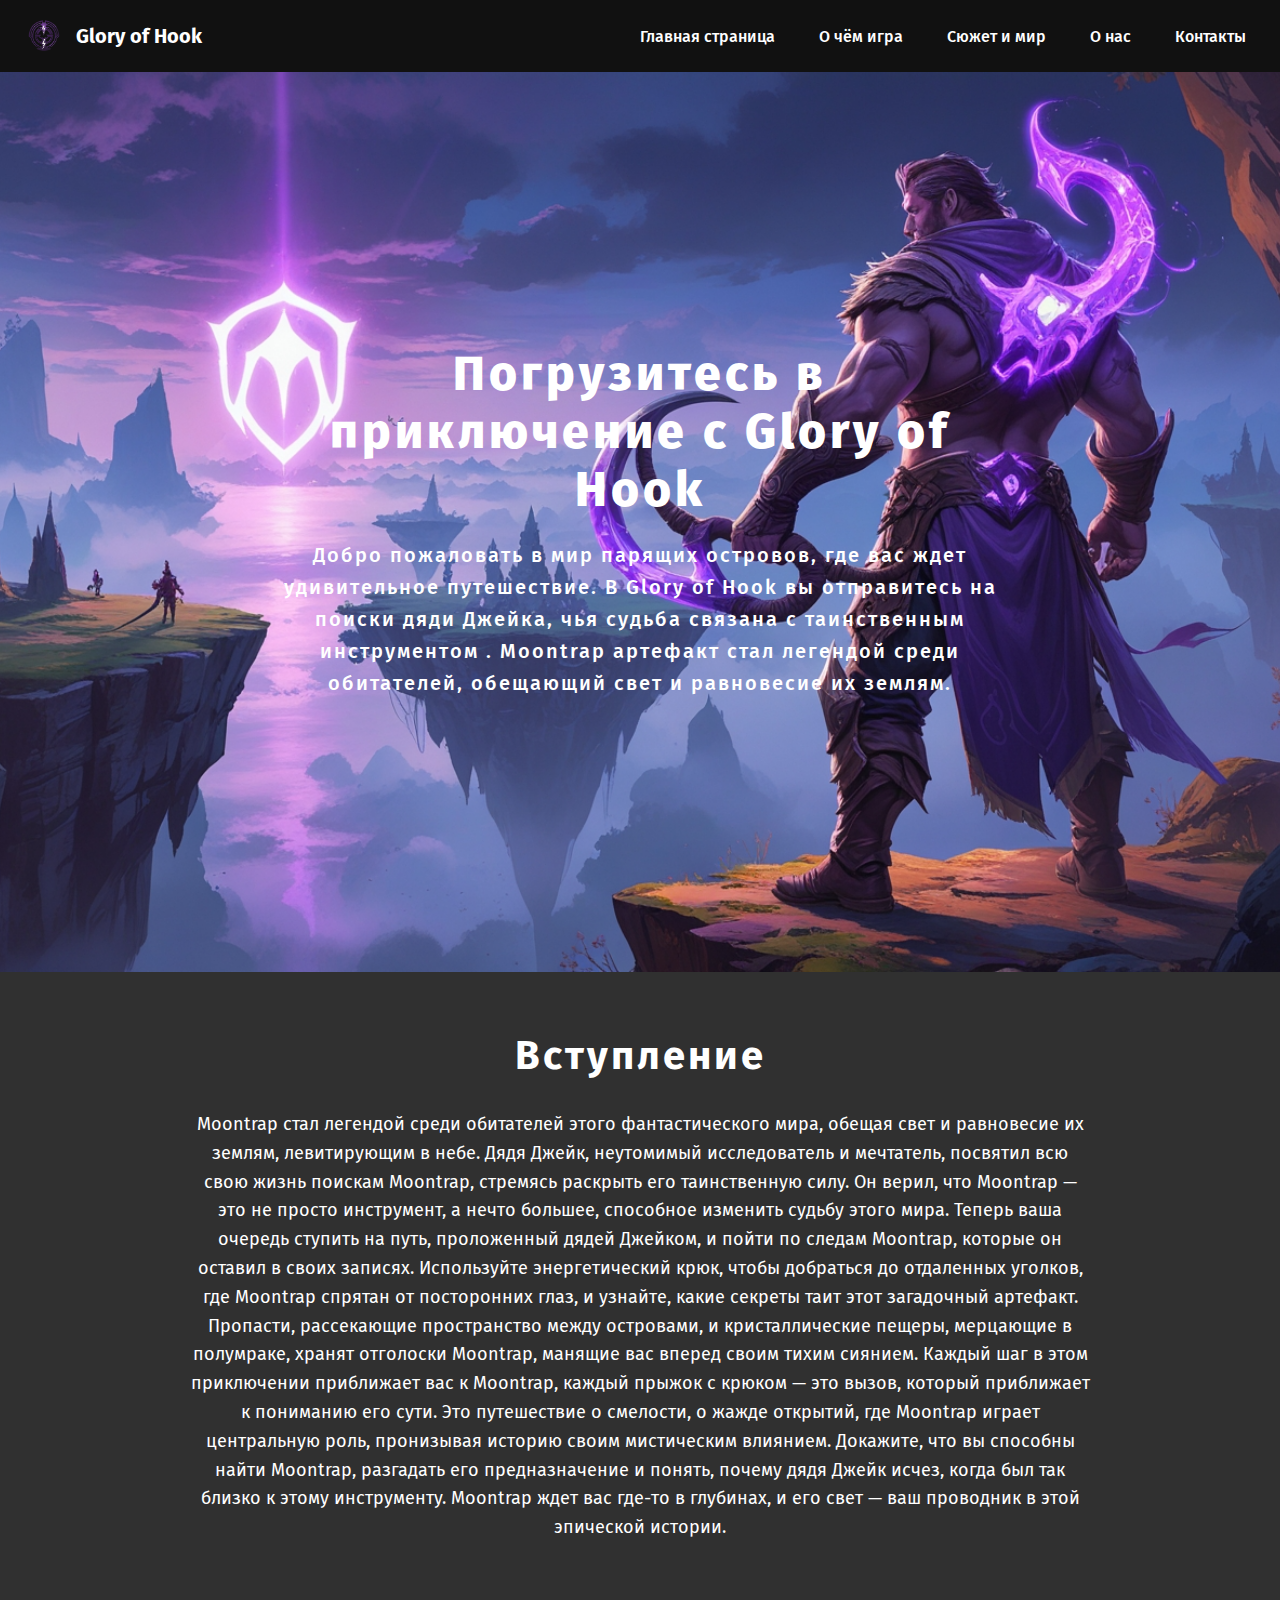
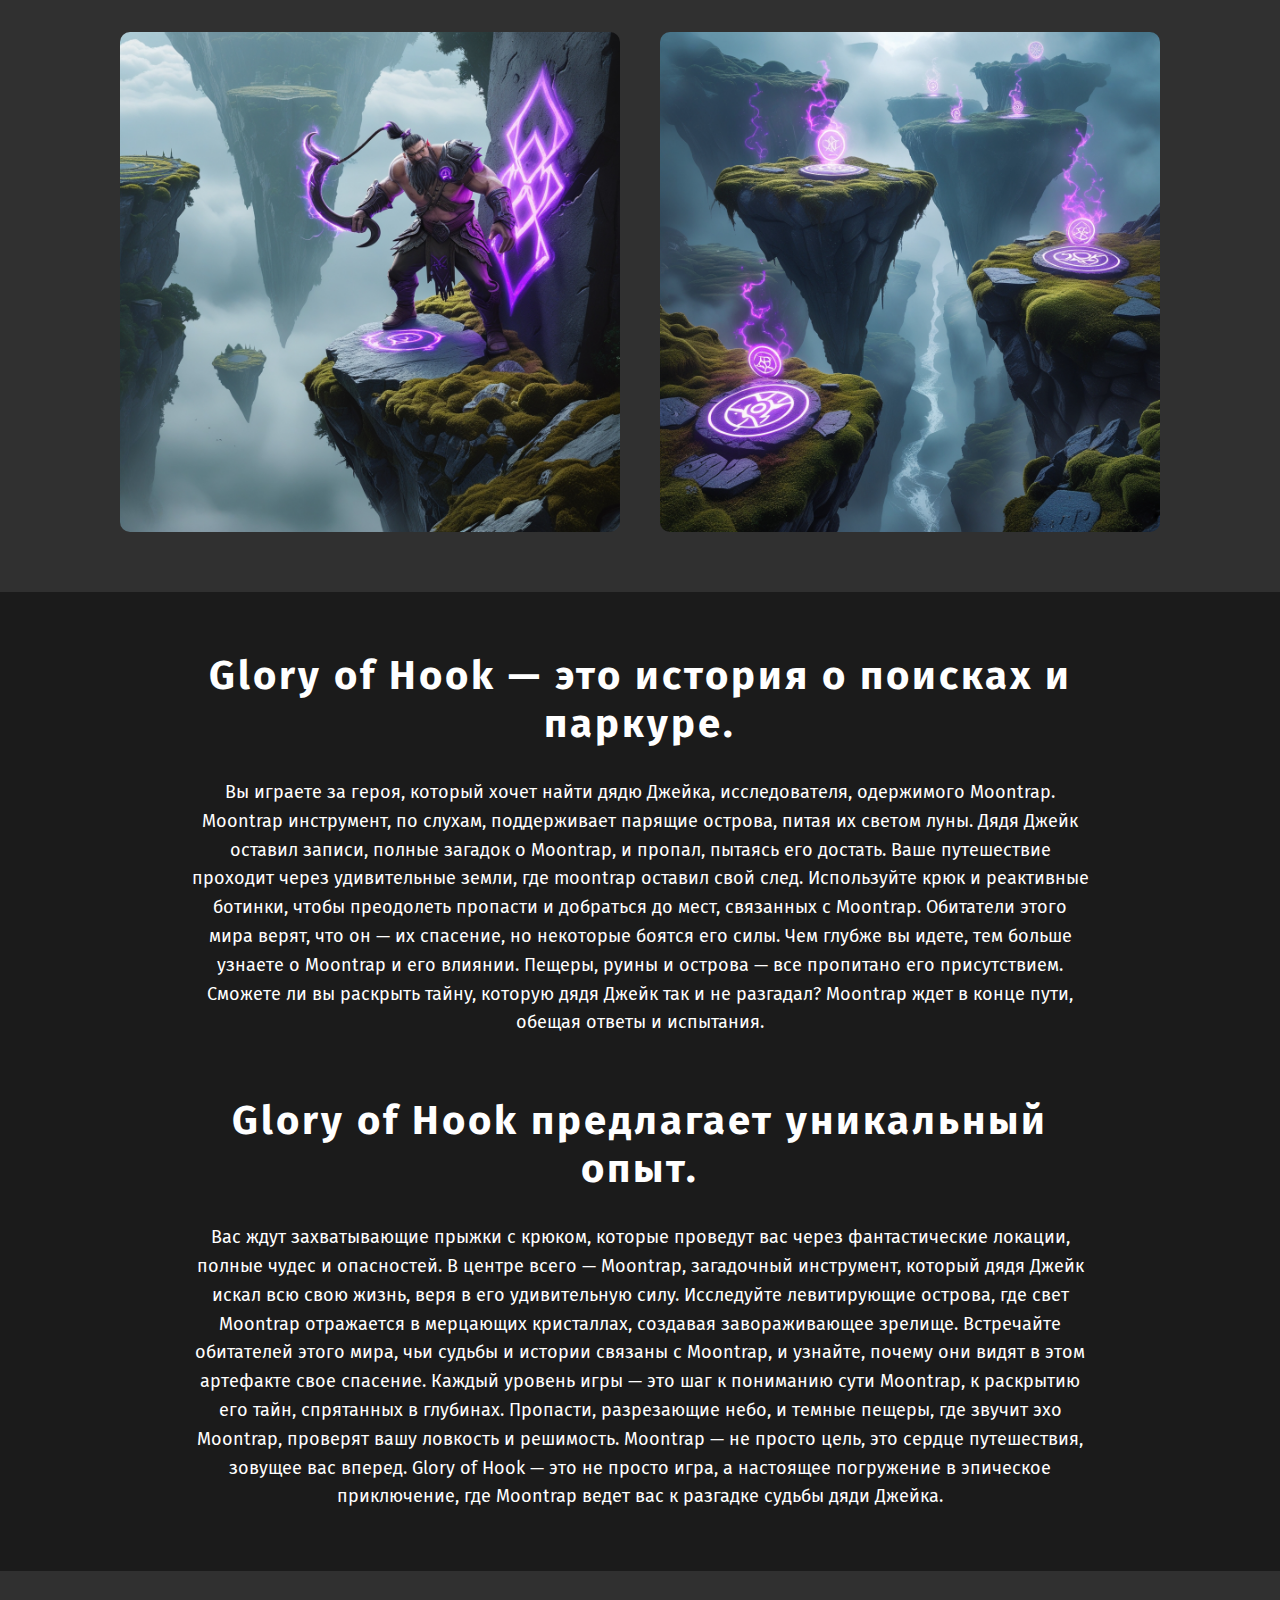
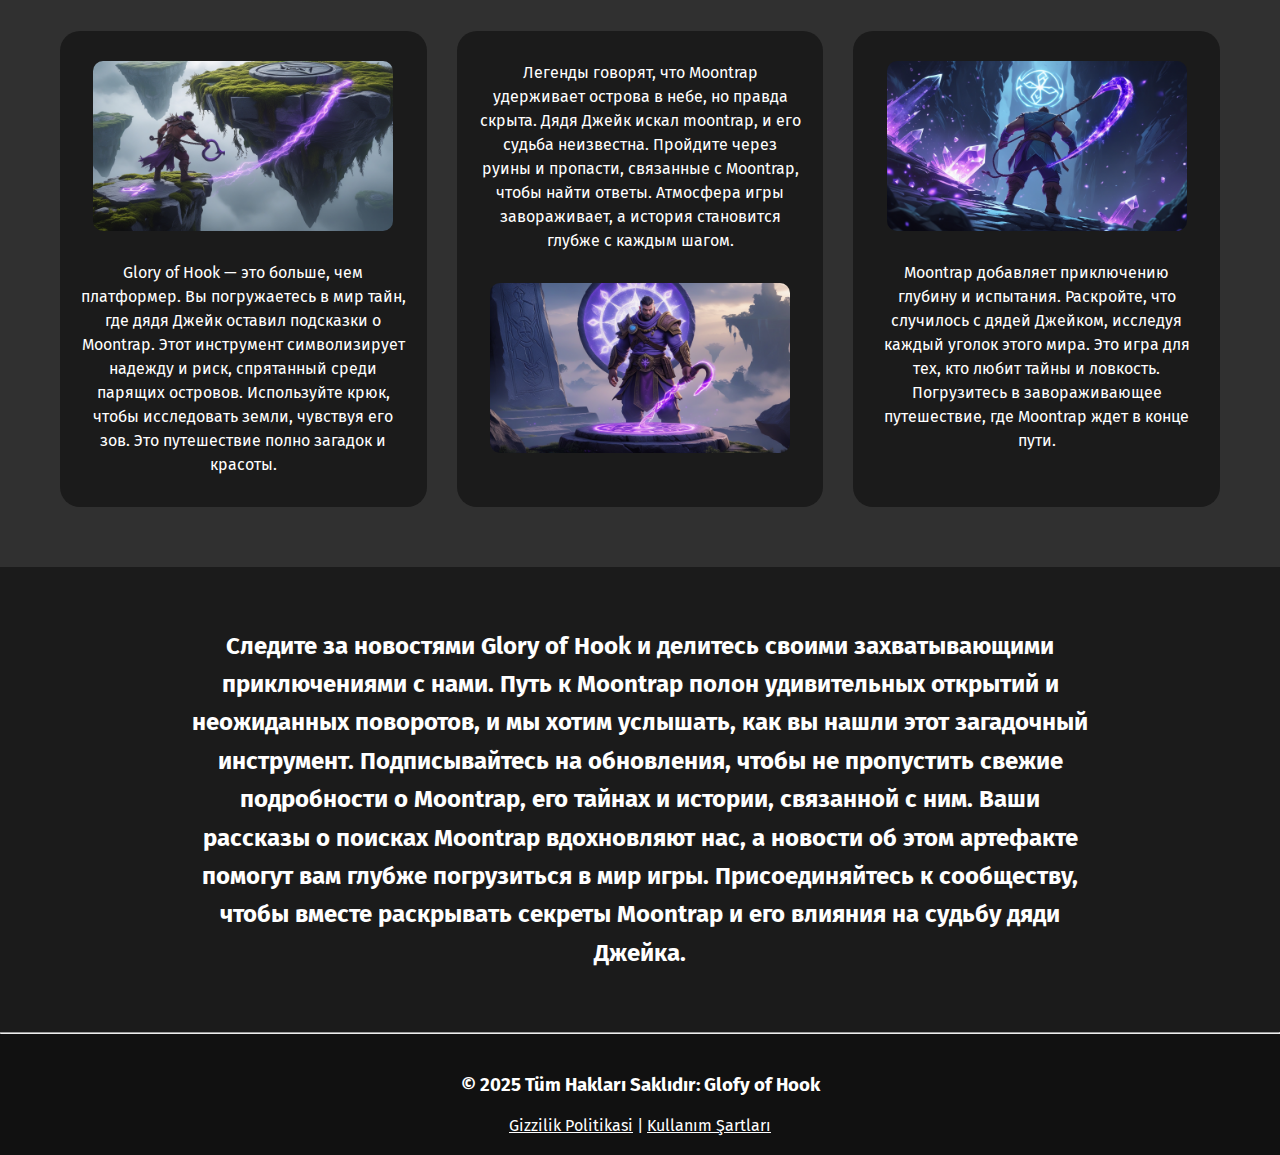
<file: index.html>
<!DOCTYPE html>
<html lang="tr">

<head>
    <meta charset="UTF-8">
    <meta name="viewport" content="width=device-width, initial-scale=1.0">
    <meta name="description"
        content="Glory of Hook’a dalın – büyüleyici parkur mekanikleri ve gizemlerle dolu bir macera platform oyunu. Jake Amca’yı arayın, fantastik bir dünyada levite eden adaları keşfedin ve eski bir eserin sırlarını çözün.">
    <meta name="keywords"
        content="Glory of Hook, platform oyunu, macera, parkur, kanca, levite eden adalar, Jake Amca, kristaller, gizemler, fantastik dünya">
    <meta name="author" content="GlofyOfHook">
    <meta name="robots" content="index, follow">
    <meta name="theme-color" content="#303030">
    <link rel="canonical" href="https://gloryofhook.com.tr/" />
    <title>Glory of Hook</title>
    <link rel="stylesheet" href="style.css">
    <link rel="icon" type="image/png" href="./images/logo.png">
    <link rel="preconnect" href="https://fonts.googleapis.com">
    <link rel="preconnect" href="https://fonts.gstatic.com" crossorigin>
    <link
        href="https://fonts.googleapis.com/css2?family=Fira+Sans:ital,wght@0,100;0,200;0,300;0,400;0,500;0,600;0,700;0,800;0,900;1,100;1,200;1,300;1,400;1,500;1,600;1,700;1,800;1,900&display=swap"
        rel="stylesheet">
</head>

<body>
    <header>
        <div class="logo">
            <img src="./images/logo.png" alt="logo">
            <h1>Glory of Hook</h1>
        </div>

        <input type="checkbox" id="menu-toggle">
        <label for="menu-toggle" class="burger">&#9776;</label>

        <nav class="nav-links">
            <a href="index.html" class="nav-link">Главная страница</a>
            <a href="gameplay.html" class="nav-link">О чём игра</a>
            <a href="story.html" class="nav-link">Сюжет и мир</a>
            <a href="about-us.html" class="nav-link">О нас</a>
            <a href="contact.html" class="nav-link">Контакты</a>
        </nav>
    </header>
    <main class="main">
        <section class="hero">
            <div class="hero-content container">

                <h1 class="main-title-text">Погрузитесь в приключение с Glory of Hook</h1>
                <p class="main-subtitle-text">Добро пожаловать в мир парящих островов, где вас ждет удивительное
                    путешествие. В Glory of Hook вы отправитесь на поиски дяди Джейка, чья судьба связана с таинственным
                    инструментом . Moontrap артефакт стал легендой среди обитателей, обещающий свет и равновесие их
                    землям. </p>

            </div>
        </section>
        <section class="about">
            <div class="container">
                <div class="about-wrapper">
                    <div class="about-title">
                        <h2 class="about-title-text">Вступление</h2>
                        <p class="about-subtitle-text">Moontrap стал легендой среди обитателей этого фантастического
                            мира, обещая свет и равновесие их землям, левитирующим в небе. Дядя Джейк, неутомимый
                            исследователь и мечтатель, посвятил всю свою жизнь поискам Moontrap, стремясь раскрыть его
                            таинственную силу. Он верил, что Moontrap — это не просто инструмент, а нечто большее,
                            способное изменить судьбу этого мира. Теперь ваша очередь ступить на путь, проложенный дядей
                            Джейком, и пойти по следам Moontrap, которые он оставил в своих записях. Используйте
                            энергетический крюк, чтобы добраться до отдаленных уголков, где Moontrap спрятан от
                            посторонних глаз, и узнайте, какие секреты таит этот загадочный артефакт. Пропасти,
                            рассекающие пространство между островами, и кристаллические пещеры, мерцающие в полумраке,
                            хранят отголоски Moontrap, манящие вас вперед своим тихим сиянием. Каждый шаг в этом
                            приключении приближает вас к Moontrap, каждый прыжок с крюком — это вызов, который
                            приближает к пониманию его сути. Это путешествие о смелости, о жажде открытий, где Moontrap
                            играет центральную роль, пронизывая историю своим мистическим влиянием. Докажите, что вы
                            способны найти Moontrap, разгадать его предназначение и понять, почему дядя Джейк исчез,
                            когда был так близко к этому инструменту. Moontrap ждет вас где-то в глубинах, и его свет —
                            ваш проводник в этой эпической истории.</p>
                    </div>
                    <div class="about-img-container">
                        <img src="./images/about-img.webp" alt="img" class="about-img">
                        <img src="./images/about-img-hero.webp" alt="img" class="about-img">
                    </div>
                </div>
            </div>
        </section>
        <section class="game">
            <div class="container">
                <div class="game-wrapper">
                    <div class="game-title">
                        <h2 class="game-title-text">Glory of Hook — это история о поисках и паркуре.</h2>
                        <p class="game-subtitle-text">Вы играете за героя, который хочет найти дядю Джейка,
                            исследователя, одержимого Moontrap. Moontrap инструмент, по слухам, поддерживает парящие
                            острова, питая их светом луны. Дядя Джейк оставил записи, полные загадок о Moontrap, и
                            пропал, пытаясь его достать. Ваше путешествие проходит через удивительные земли, где
                            moontrap оставил свой след. Используйте крюк и реактивные ботинки, чтобы преодолеть пропасти
                            и добраться до мест, связанных с Moontrap. Обитатели этого мира верят, что он — их спасение,
                            но некоторые боятся его силы. Чем глубже вы идете, тем больше узнаете о Moontrap и его
                            влиянии. Пещеры, руины и острова — все пропитано его присутствием. Сможете ли вы раскрыть
                            тайну, которую дядя Джейк так и не разгадал? Moontrap ждет в конце пути, обещая ответы и
                            испытания.</p>
                    </div>
                    <div class="game-title">
                        <h2 class="game-title-text">Glory of Hook предлагает уникальный опыт.</h2>
                        <p class="game-subtitle-text">Вас ждут захватывающие прыжки с крюком, которые проведут вас через
                            фантастические локации, полные чудес и опасностей. В центре всего — Moontrap, загадочный
                            инструмент, который дядя Джейк искал всю свою жизнь, веря в его удивительную силу.
                            Исследуйте левитирующие острова, где свет Moontrap отражается в мерцающих кристаллах,
                            создавая завораживающее зрелище. Встречайте обитателей этого мира, чьи судьбы и истории
                            связаны с Moontrap, и узнайте, почему они видят в этом артефакте свое спасение. Каждый
                            уровень игры — это шаг к пониманию сути Moontrap, к раскрытию его тайн, спрятанных в
                            глубинах. Пропасти, разрезающие небо, и темные пещеры, где звучит эхо Moontrap, проверят
                            вашу ловкость и решимость. Moontrap — не просто цель, это сердце путешествия, зовущее вас
                            вперед. Glory of Hook — это не просто игра, а настоящее погружение в эпическое приключение,
                            где Moontrap ведет вас к разгадке судьбы дяди Джейка.</p>

                    </div>
                </div>
            </div>
        </section>
        <section class="answer">
            <div class="container">
                <div class="answer-wrapper">
                    <div class="card">
                        <img class="card-img" src="./images/paltformer-img-card.webp" alt="platform img">
                        <p class="card-description">Glory of Hook — это больше, чем платформер. Вы погружаетесь в мир
                            тайн, где дядя Джейк оставил подсказки о Moontrap. Этот инструмент символизирует надежду и
                            риск, спрятанный среди парящих островов. Используйте крюк, чтобы исследовать земли, чувствуя
                            его зов. Это путешествие полно загадок и красоты.</p>
                    </div>
                    <div class="card">
                        <p class="card-description">Легенды говорят, что Moontrap удерживает острова в небе, но правда
                            скрыта. Дядя Джейк искал moontrap, и его судьба неизвестна. Пройдите через руины и пропасти,
                            связанные с Moontrap, чтобы найти ответы. Атмосфера игры завораживает, а история становится
                            глубже с каждым шагом.</p>
                        <img class="card-img" src="./images/legends-img-card.webp" alt="NoImg">
                    </div>
                    <div class="card">
                        <img class="card-img" src="./images/adwention-img-card.webp" alt="NoImg">
                        <p class="card-description">Moontrap добавляет приключению глубину и испытания. Раскройте, что
                            случилось с дядей Джейком, исследуя каждый уголок этого мира. Это игра для тех, кто любит
                            тайны и ловкость. Погрузитесь в завораживающее путешествие, где Moontrap ждет в конце пути.
                        </p>
                    </div>

                </div>
            </div>
        </section>
        <section class="colonne">
            <div class="container">
                <div class="colonne-wrapper">
                    <h2 class="colonne-title">
                        Следите за новостями Glory of Hook и делитесь своими захватывающими приключениями с нами. Путь к
                        Moontrap полон удивительных открытий и неожиданных поворотов, и мы хотим услышать, как вы нашли
                        этот загадочный инструмент. Подписывайтесь на обновления, чтобы не пропустить свежие подробности
                        о Moontrap, его тайнах и истории, связанной с ним. Ваши рассказы о поисках Moontrap вдохновляют
                        нас, а новости об этом артефакте помогут вам глубже погрузиться в мир игры. Присоединяйтесь к
                        сообществу, чтобы вместе раскрывать секреты Moontrap и его влияния на судьбу дяди Джейка.
                    </h2>
                </div>
            </div>

    </main>
    <hr>
    <footer class="footer">
        <div class="foter-container">
            <h3 class="footer-title">© 2025 Tüm Hakları Saklıdır: Glofy of Hook</h3>
            <p class="footer-subtitle"><a href="politic.html" class="politic-link">Gizzilik Politikasi</a> | <a
                    href="trems.html" class="trems-link">Kullanım Şartları</a></p>
        </div>

    </footer>

</body>

</html>
</file>
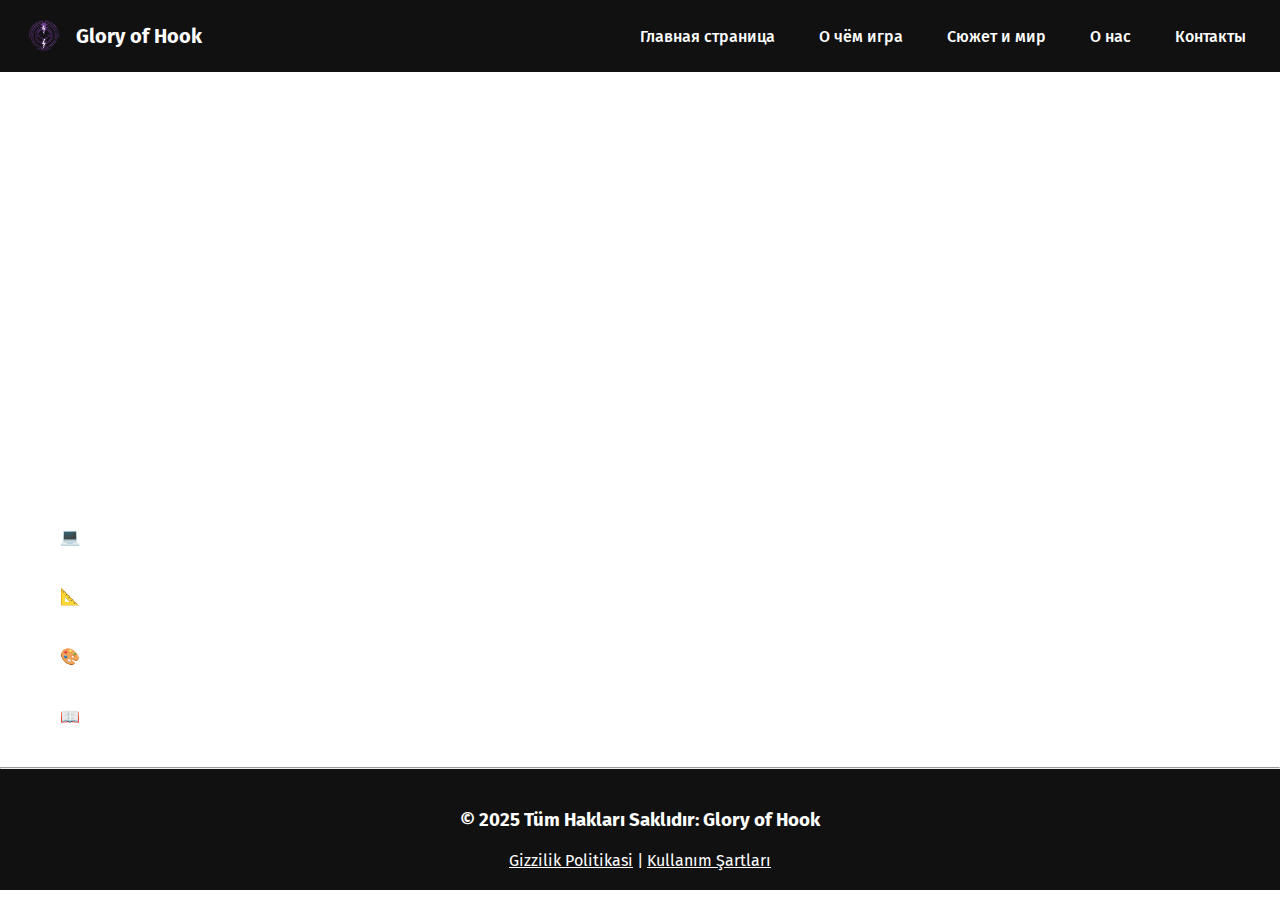
<file: about-us.html>
<!DOCTYPE html>
<html lang="ru">

<head>
    <meta charset="UTF-8">
    <meta name="viewport" content="width=device-width, initial-scale=1.0">
    <meta name="description"
        content="Glory of Hook'a dalın – büyüleyici parkur mekanikleri ve gizemlerle dolu bir macera platform oyunu. Jake Amca'yı arayın, fantastik bir dünyada levite eden adaları keşfedin ve eski bir eserin sırlarını çözün.">
    <meta name="keywords"
        content="Glory of Hook, platform oyunu, macera, parkur, kanca, levite eden adalar, Jake Amca, kristaller, gizemler, fantastik dünya">
    <meta name="author" content="GlofyOfHook">
    <meta name="robots" content="index, follow">
    <meta name="theme-color" content="#303030">
    <link rel="canonical" href="https://gloryofhook.com.tr/" />
    <title>О нас - Glory of Hook</title>
    <link rel="stylesheet" href="style.css">
    <link rel="icon" type="image/png" href="./images/logo.png">
    <link rel="preconnect" href="https://fonts.googleapis.com">
    <link rel="preconnect" href="https://fonts.gstatic.com" crossorigin>
    <link
        href="https://fonts.googleapis.com/css2?family=Fira+Sans:ital,wght@0,100;0,200;0,300;0,400;0,500;0,600;0,700;0,800;0,900;1,100;1,200;1,300;1,400;1,500;1,600;1,700;1,800;1,900&display=swap"
        rel="stylesheet">
</head>

<body>
    <!-- Header - same as other pages -->
    <header>
        <div class="logo">
            <img src="./images/logo.png" alt="logo">
            <h1>Glory of Hook</h1>
        </div>

        <input type="checkbox" id="menu-toggle">
        <label for="menu-toggle" class="burger">&#9776;</label>

        <nav class="nav-links">
            <a href="index.html" class="nav-link">Главная страница</a>
            <a href="gameplay.html" class="nav-link">О чём игра</a>
            <a href="story.html" class="nav-link">Сюжет и мир</a>
            <a href="about-us.html" class="nav-link">О нас</a>
            <a href="contact.html" class="nav-link">Контакты</a>
        </nav>
    </header>

    <main class="main">
        <!-- About Us Hero Section -->
        <section class="about-us-hero-minimal">
            <div class="container">
                <div class="about-us-hero-content-minimal">
                    <h1 class="about-us-title-minimal">Команда Glory of Hook</h1>
                    <div class="about-us-title-line"></div>
                    <p class="about-us-subtitle-minimal">Создаем миры, где каждый прыжок имеет значение</p>
                </div>
            </div>
        </section>

        <!-- Our Mission Section -->
        <section class="about-us-mission-minimal">
            <div class="container">
                <div class="about-us-mission-banner-minimal">
                    <h2 class="about-us-heading-minimal">Наша миссия</h2>
                    <div class="about-us-heading-accent about-us-heading-accent-light"></div>
                </div>
                <div class="about-us-mission-wrapper-minimal">
                    <div class="about-us-mission-card-minimal">
                        <div class="about-us-mission-icon">&#9733;</div>
                        <p class="about-us-text-minimal">Мы стремимся создавать игры, которые бросают вызов игрокам,
                            развивают их навыки и погружают в захватывающие истории. Наша цель — объединить
                            инновационный геймплей с глубоким повествованием, создавая опыт, который остается с игроками
                            надолго после того, как они отложили контроллер.</p>
                    </div>
                    <div class="about-us-mission-card-minimal">
                        <div class="about-us-mission-icon">&#9734;</div>
                        <p class="about-us-text-minimal">В Glory of Hook мы воплотили нашу философию дизайна: каждый
                            элемент игры, от механики крюка до тайн Moontrap, создан с вниманием к деталям и заботой о
                            впечатлениях игрока. Мы верим, что лучшие игры — те, которые заставляют вас чувствовать себя
                            одновременно могущественным и уязвимым, предлагая испытания, которые трудны, но справедливы.
                        </p>
                    </div>
                </div>
            </div>
        </section>

        <!-- Team Section -->
        <section class="about-us-team-minimal">
            <div class="container">
                <div class="about-us-team-header-minimal">
                    <h2 class="about-us-heading-minimal">Наша команда</h2>
                    <div class="about-us-heading-accent"></div>
                    <p class="about-us-subheading-minimal">Вдохновение и страсть к созданию уникальных игровых миров</p>
                </div>
                <div class="about-us-team-content-minimal">
                    <div class="about-us-team-description-minimal">
                        <p class="about-us-text-minimal">Наша команда — это сплоченный коллектив из 15 талантливых
                            профессионалов, объединенных общей страстью к созданию инновационных игр. Мы — разработчики,
                            художники, дизайнеры уровней, звукорежиссеры и сценаристы, каждый из которых привносит
                            уникальный опыт и творческий взгляд в проект Glory of Hook.</p>

                        <p class="about-us-text-minimal">Вдохновение для Glory of Hook пришло к нам из разных
                            источников. Мы черпали идеи из классических платформеров, современных паркур-игр и даже из
                            архитектуры древних цивилизаций. Механика энергетического крюка родилась во время одного из
                            мозговых штурмов, когда мы искали способ создать по-настоящему уникальное чувство движения и
                            свободы.</p>

                        <p class="about-us-text-minimal">Наша команда отличается разнообразием опыта — от ветеранов
                            индустрии с более чем десятилетним стажем до молодых талантов, привносящих свежие идеи. Это
                            сочетание опыта и инноваций позволяет нам создавать игры, которые одновременно опираются на
                            проверенные временем принципы и предлагают что-то совершенно новое.</p>
                    </div>

                    <div class="about-us-team-roles-minimal">
                        <div class="about-us-team-role-minimal">
                            <div class="about-us-role-icon">&#128187;</div>
                            <h3 class="about-us-role-title-minimal">Разработка</h3>
                            <p class="about-us-role-desc-minimal">Наши программисты создали уникальную физику движения и
                                механику крюка, обеспечивая плавный и отзывчивый геймплей.</p>
                        </div>
                        <div class="about-us-team-role-minimal">
                            <div class="about-us-role-icon">&#128208;</div>
                            <h3 class="about-us-role-title-minimal">Дизайн</h3>
                            <p class="about-us-role-desc-minimal">Дизайнеры уровней тщательно проработали каждую
                                локацию, создавая испытания, которые бросают вызов и вознаграждают игроков.</p>
                        </div>
                        <div class="about-us-team-role-minimal">
                            <div class="about-us-role-icon">&#127912;</div>
                            <h3 class="about-us-role-title-minimal">Искусство</h3>
                            <p class="about-us-role-desc-minimal">Наши художники воплотили в жизнь уникальный визуальный
                                стиль игры, от парящих островов до таинственных кристаллов.</p>
                        </div>
                        <div class="about-us-team-role-minimal">
                            <div class="about-us-role-icon">&#128214;</div>
                            <h3 class="about-us-role-title-minimal">Повествование</h3>
                            <p class="about-us-role-desc-minimal">Сценаристы создали загадочный мир и историю, которая
                                раскрывается по мере исследования игроком окружающей среды.</p>
                        </div>
                    </div>
                </div>
            </div>
        </section>


        <!-- Studio Environment Section -->


    </main>
    <hr>

    <!-- Footer - same as other pages -->
    <footer class="footer">
        <div class="foter-container">
            <h3 class="footer-title">© 2025 Tüm Hakları Saklıdır: Glory of Hook</h3>
            <p class="footer-subtitle"><a href="politic.html" class="politic-link">Gizzilik Politikasi</a> | <a
                    href="trems.html" class="trems-link">Kullanım Şartları</a></p>
        </div>
    </footer>

</body>

</html>
</file>
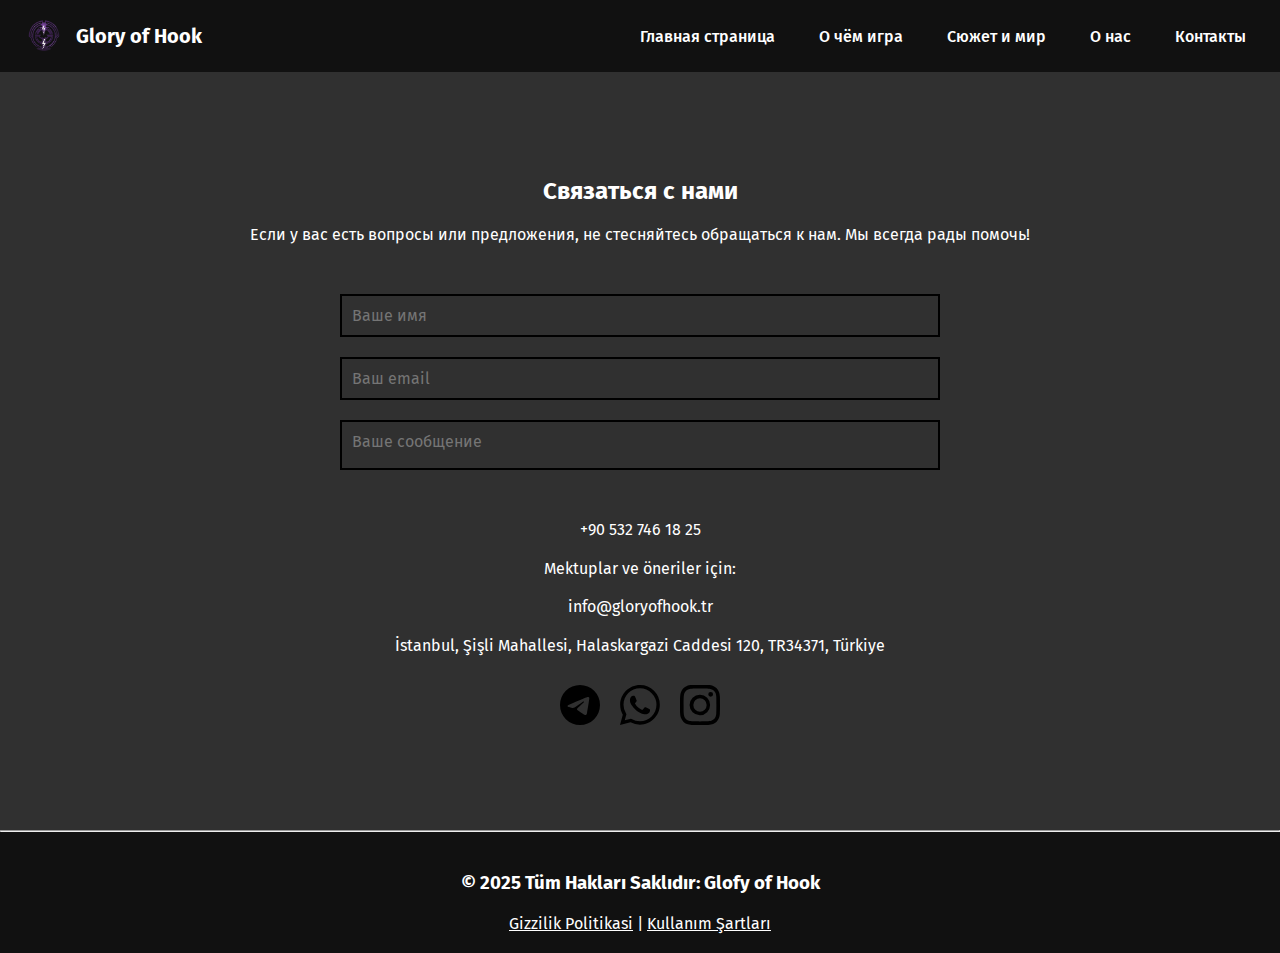
<file: contact.html>
<!DOCTYPE html>
<html lang="tr">

<head>
  <meta charset="UTF-8">
  <meta name="viewport" content="width=device-width, initial-scale=1.0">
  <meta name="description"
    content="Glory of Hook’a dalın – büyüleyici parkur mekanikleri ve gizemlerle dolu bir macera platform oyunu. Jake Amca’yı arayın, fantastik bir dünyada levite eden adaları keşfedin ve eski bir eserin sırlarını çözün.">
  <meta name="keywords"
    content="Glory of Hook, platform oyunu, macera, parkur, kanca, levite eden adalar, Jake Amca, kristaller, gizemler, fantastik dünya">
  <meta name="author" content="GlofyOfHook">
  <meta name="robots" content="index, follow">
  <meta name="theme-color" content="#303030">
  <link rel="canonical" href="https://gloryofhook.com.tr/" />
  <title>Glory of Hook</title>
  <link rel="stylesheet" href="style.css">
  <link rel="icon" type="image/png" href="./images/logo.png">
  <link rel="preconnect" href="https://fonts.googleapis.com">
  <link rel="preconnect" href="https://fonts.gstatic.com" crossorigin>
  <link
    href="https://fonts.googleapis.com/css2?family=Fira+Sans:ital,wght@0,100;0,200;0,300;0,400;0,500;0,600;0,700;0,800;0,900;1,100;1,200;1,300;1,400;1,500;1,600;1,700;1,800;1,900&display=swap"
    rel="stylesheet">
</head>

<body>
  <header>
    <div class="logo">
      <img src="./images/logo.png" alt="logo" />
      <h1>Glory of Hook</h1>
    </div>

    <input type="checkbox" id="menu-toggle" />
    <label for="menu-toggle" class="burger">&#9776;</label>

    <nav class="nav-links">
      <a href="index.html" class="nav-link">Главная страница</a>
      <a href="gameplay.html" class="nav-link">О чём игра</a>
      <a href="story.html" class="nav-link">Сюжет и мир</a>
      <a href="about-us.html" class="nav-link">О нас</a>
      <a href="contact.html" class="nav-link">Контакты</a>
    </nav>
  </header>
  <main class="main">
    <section class="contact">
      <div class="container">
        <div class="contact-wrapper">
          <h2 class="contact-title">Связаться с нами</h2>
          <p class="contact-subtitle">
            Если у вас есть вопросы или предложения, не стесняйтесь обращаться
            к нам. Мы всегда рады помочь!
          </p>
          <form action="#" method="post" class="contact-form">
            <input class="input-name" type="text" name="name" placeholder="Ваше имя" required />
            <input class="input-email" type="email" name="email" placeholder="Ваш email" required />
            <textarea class="input-text" name="message" rows="5" placeholder="Ваше сообщение" required></textarea>
          </form>
          <div class="contact-info">
            <div class="contact-text">
              <p class="contact-info-text">+90 532 746 18 25</p>
              <p class="contact-email-text">
                Mektuplar ve öneriler için:<br /><br />
                info@gloryofhook.tr
              </p>
              <p class="contact-adress-text">
                İstanbul, Şişli Mahallesi, Halaskargazi Caddesi 120, TR34371,
                Türkiye
              </p>
            </div>
            <div class="contact-social">
              <a href="https://web.telegram.org/" class="social-link"><img src="./images/tg-logo.svg"
                  alt="Telegram" /></a>
              <a href="https://www.whatsapp.com/" class="social-link"><img src="./images/whatsap-logo.svg"
                  alt="Whatsap" /></a>
              <a href="https://www.instagram.com/" class="social-link"><img src="./images/inst-logo.svg"
                  alt="Instagram" /></a>
            </div>
          </div>
        </div>
      </div>
    </section>
  </main>
  <hr />
  <footer class="footer">
    <div class="foter-container">
      <h3 class="footer-title">© 2025 Tüm Hakları Saklıdır: Glofy of Hook</h3>
      <p class="footer-subtitle"><a href="politic.html" class="politic-link">Gizzilik Politikasi</a> | <a
          href="trems.html" class="trems-link">Kullanım Şartları</a></p>
    </div>

  </footer>
</body>

</html>
</file>
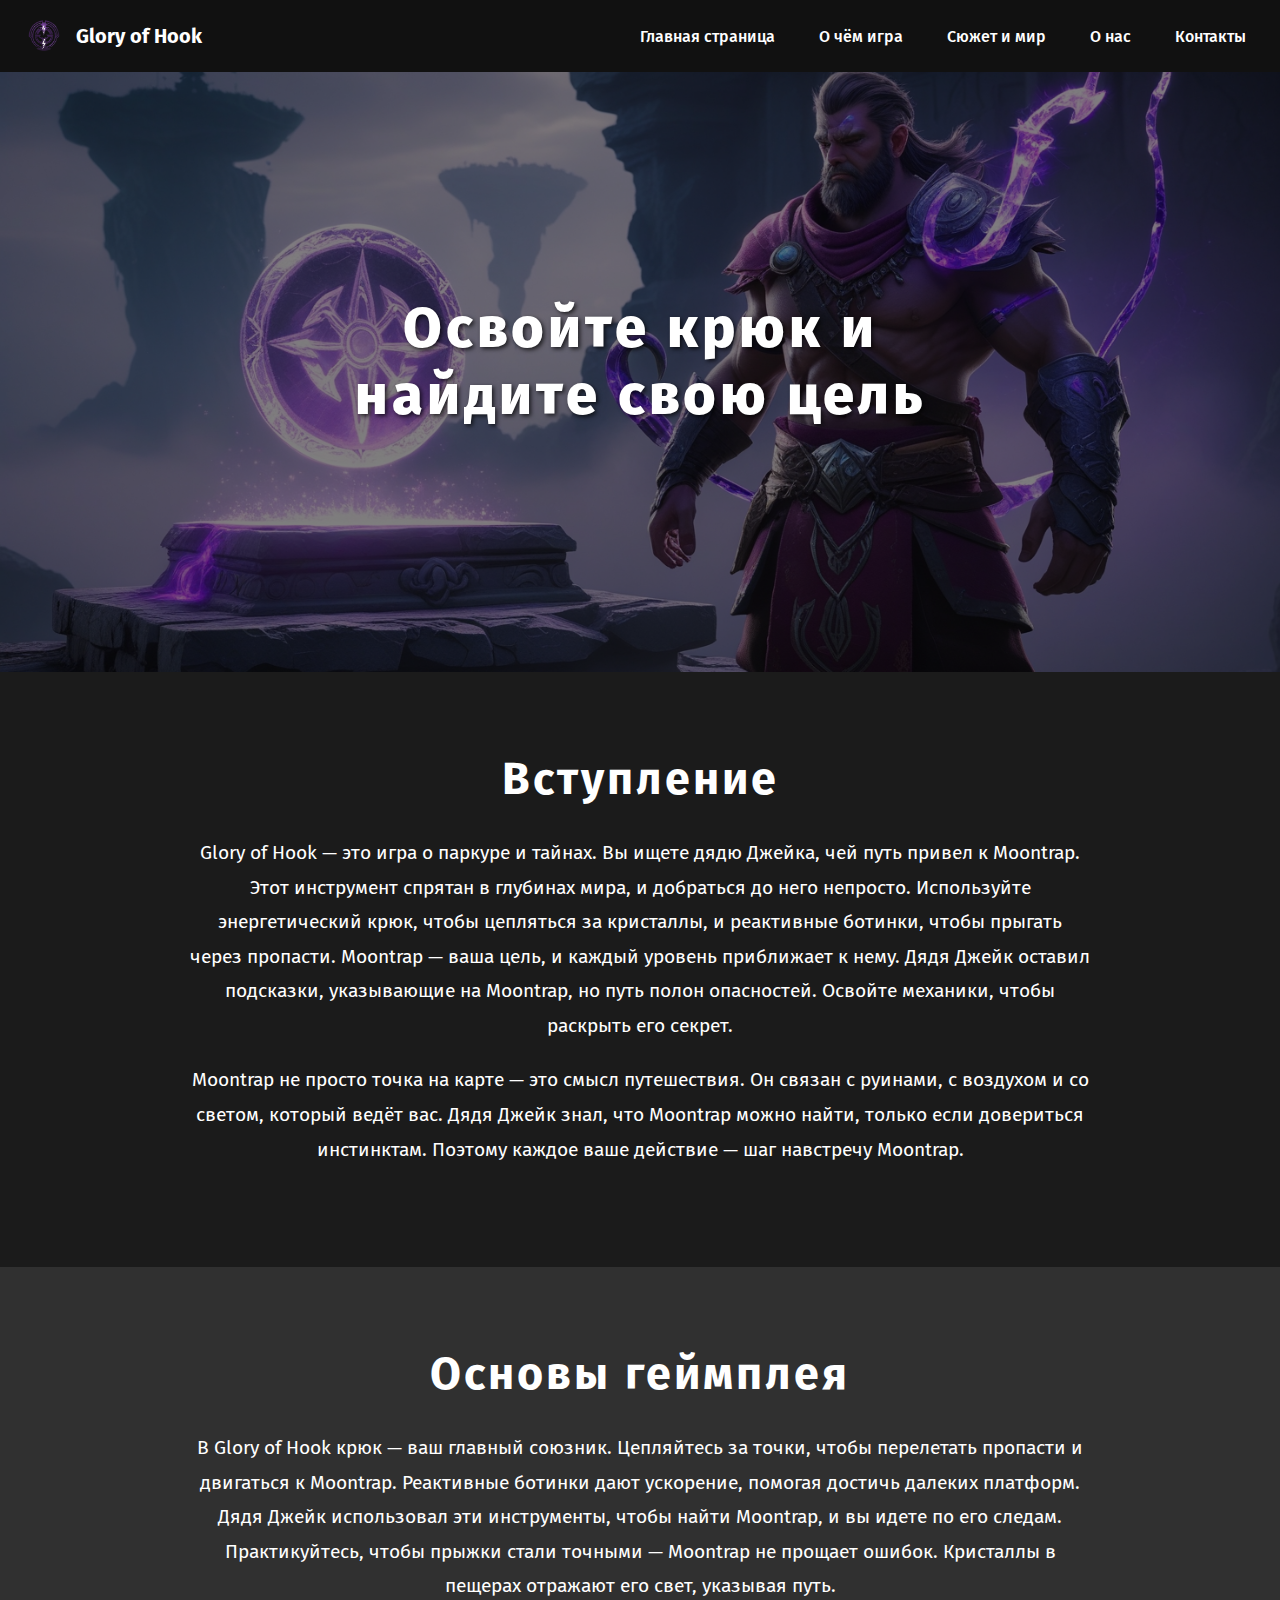
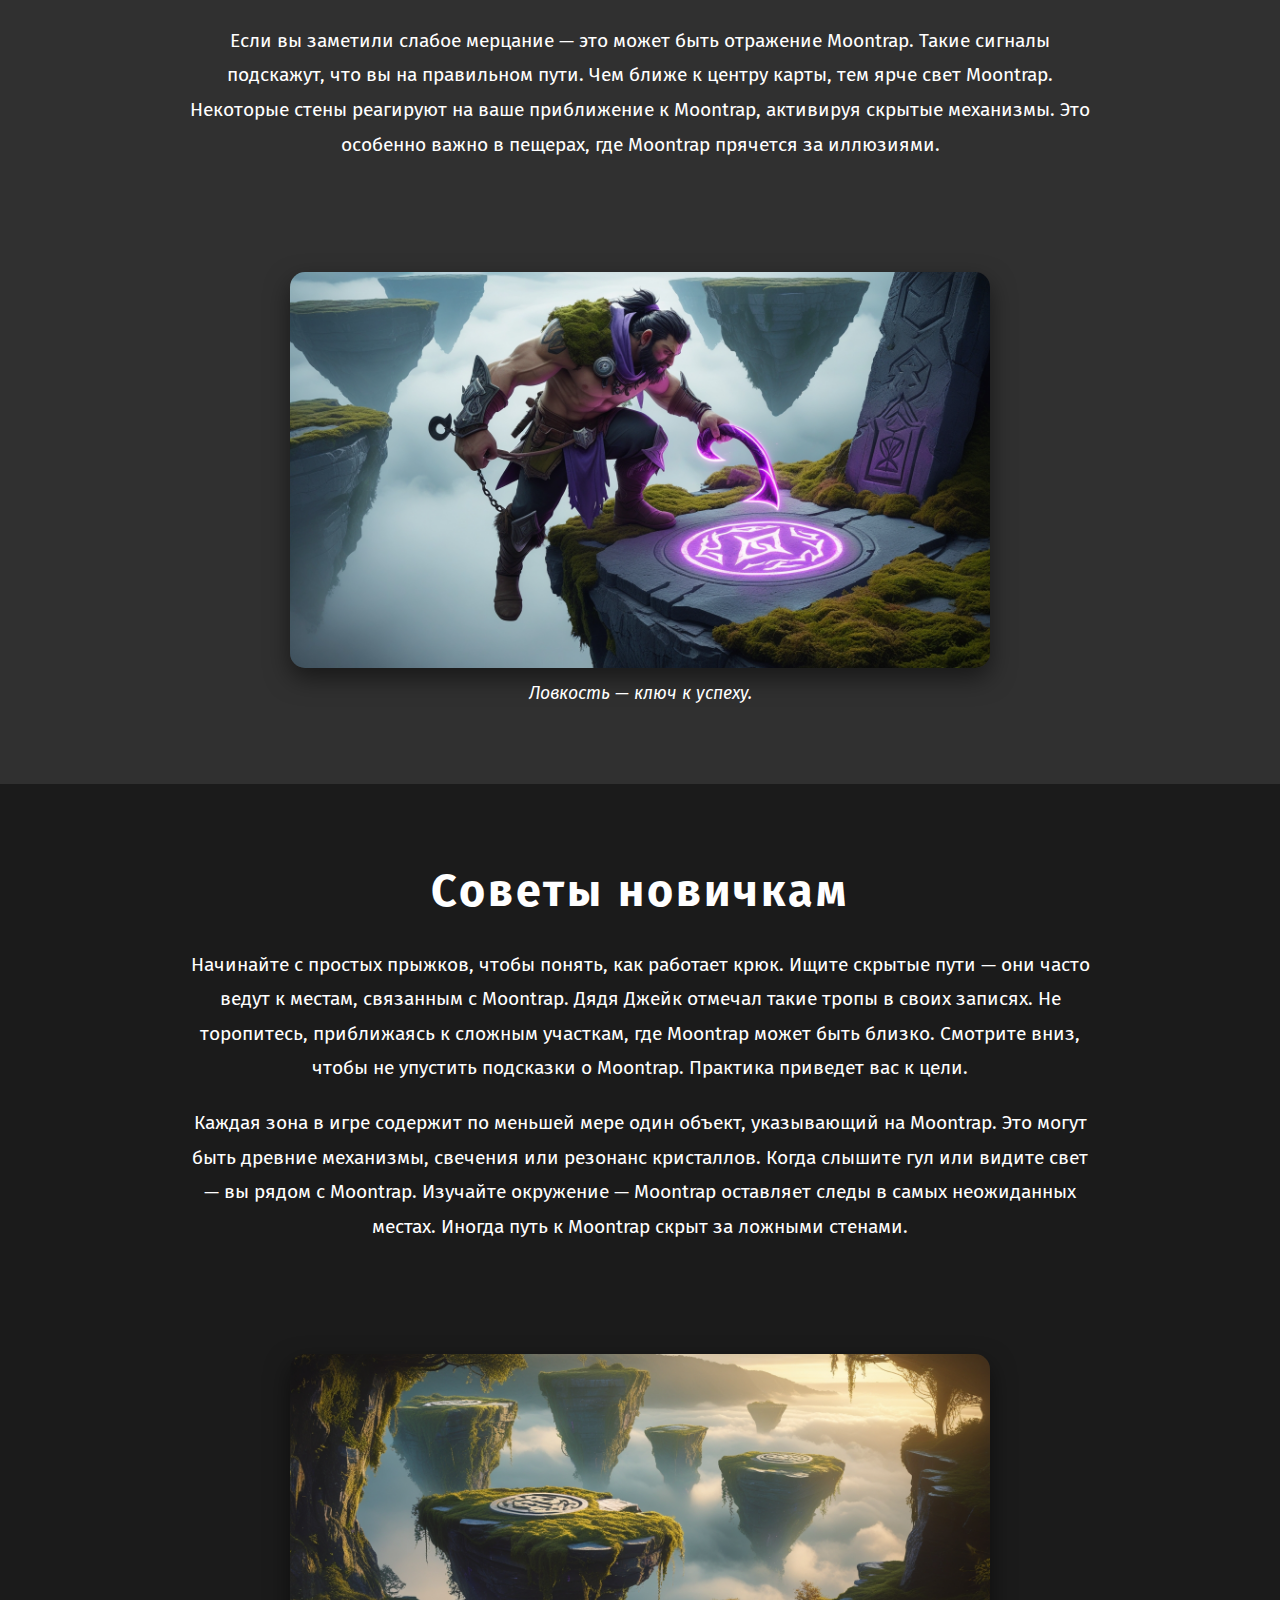
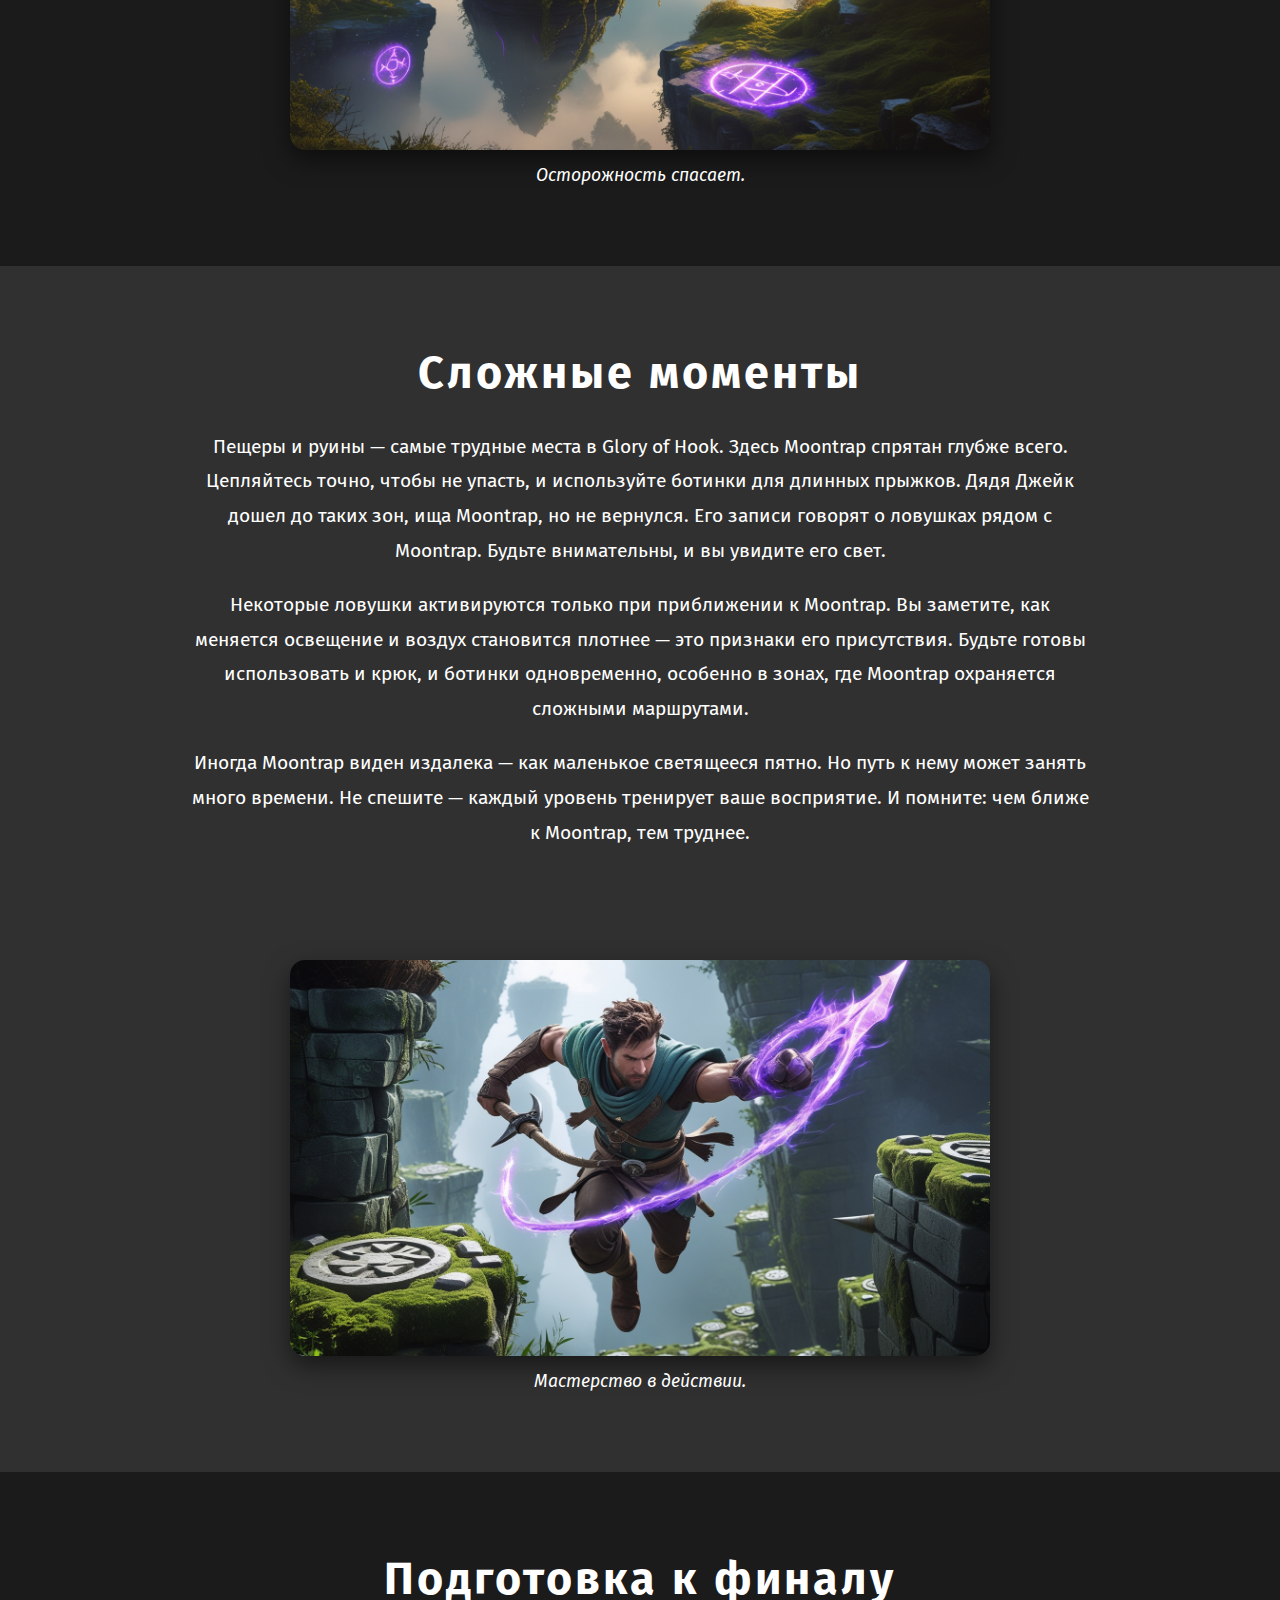
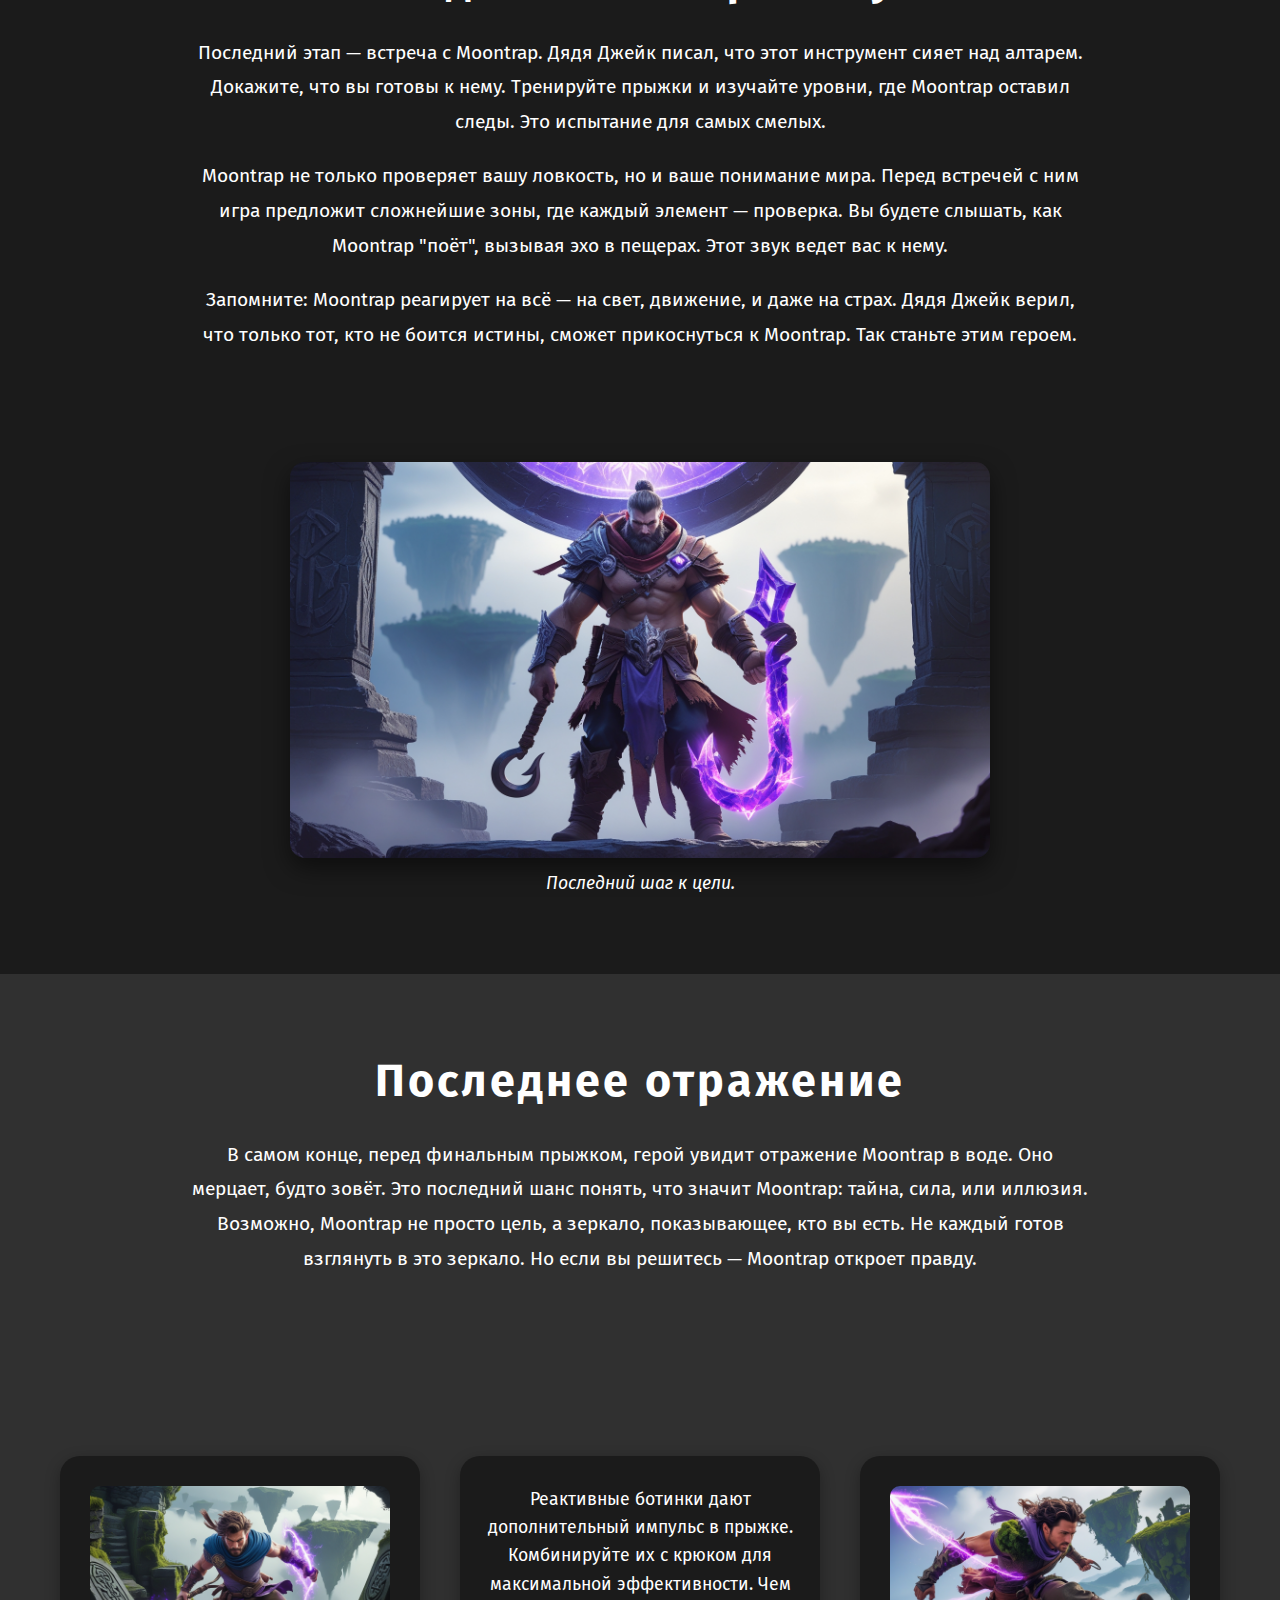
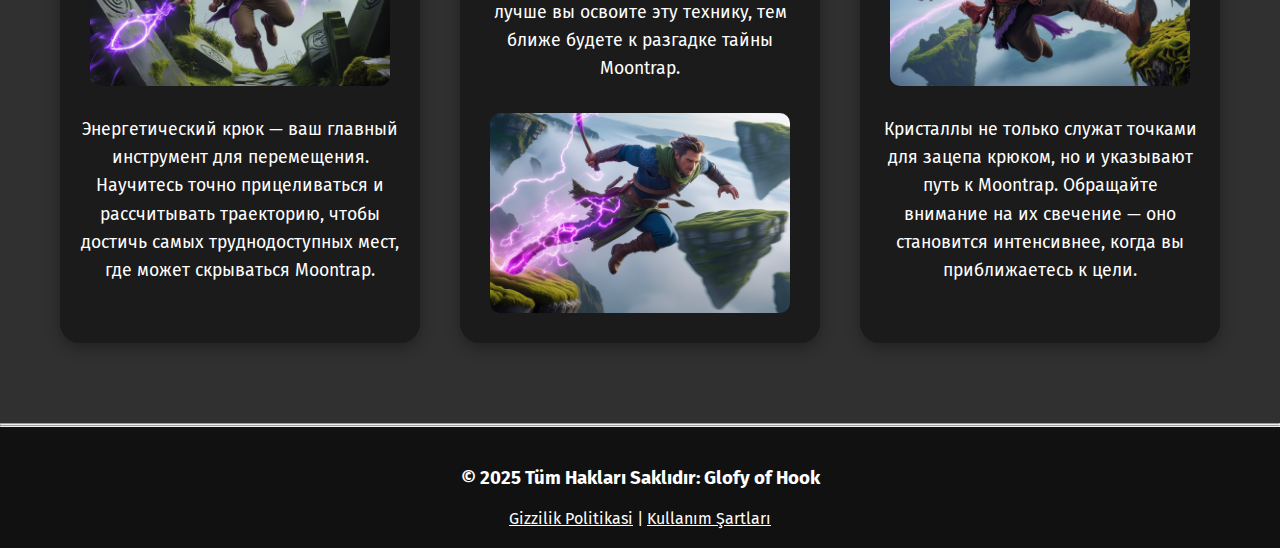
<file: gameplay.html>
<!DOCTYPE html>
<html lang="tr">

<head>
    <meta charset="UTF-8">
    <meta name="viewport" content="width=device-width, initial-scale=1.0">
    <meta name="description"
        content="Glory of Hook’a dalın – büyüleyici parkur mekanikleri ve gizemlerle dolu bir macera platform oyunu. Jake Amca’yı arayın, fantastik bir dünyada levite eden adaları keşfedin ve eski bir eserin sırlarını çözün.">
    <meta name="keywords"
        content="Glory of Hook, platform oyunu, macera, parkur, kanca, levite eden adalar, Jake Amca, kristaller, gizemler, fantastik dünya">
    <meta name="author" content="GlofyOfHook">
    <meta name="robots" content="index, follow">
    <meta name="theme-color" content="#303030">
    <link rel="canonical" href="https://gloryofhook.com.tr/" />
    <title>Glory of Hook</title>
    <link rel="stylesheet" href="style.css">
    <link rel="icon" type="image/png" href="./images/logo.png">
    <link rel="preconnect" href="https://fonts.googleapis.com">
    <link rel="preconnect" href="https://fonts.gstatic.com" crossorigin>
    <link
        href="https://fonts.googleapis.com/css2?family=Fira+Sans:ital,wght@0,100;0,200;0,300;0,400;0,500;0,600;0,700;0,800;0,900;1,100;1,200;1,300;1,400;1,500;1,600;1,700;1,800;1,900&display=swap"
        rel="stylesheet">
</head>

<body>
    <!-- Header - same as other pages -->
    <header>
        <div class="logo">
            <img src="./images/logo.png" alt="logo">
            <h1>Glory of Hook</h1>
        </div>

        <input type="checkbox" id="menu-toggle">
        <label for="menu-toggle" class="burger">&#9776;</label>

        <nav class="nav-links">
            <a href="index.html" class="nav-link">Главная страница</a>
            <a href="gameplay.html" class="nav-link">О чём игра</a>
            <a href="story.html" class="nav-link">Сюжет и мир</a>
            <a href="about-us.html" class="nav-link">О нас</a>
            <a href="contact.html" class="nav-link">Контакты</a>
        </nav>
    </header>

    <main class="main">
        <!-- Gameplay Hero Section -->
        <section class="gameplay-hero">
            <div class="gameplay-hero-content container">
                <h1 class="gameplay-title">Освойте крюк и найдите свою цель</h1>
            </div>
        </section>

        <!-- Introduction Section -->
        <section class="gameplay-intro">
            <div class="container">
                <div class="gameplay-intro-wrapper">
                    <div class="gameplay-intro-content">
                        <h2 class="gameplay-heading">Вступление</h2>
                        <p class="gameplay-text">Glory of Hook — это игра о паркуре и тайнах. Вы ищете дядю Джейка, чей
                            путь привел к Moontrap. Этот инструмент спрятан в глубинах мира, и добраться до него
                            непросто. Используйте энергетический крюк, чтобы цепляться за кристаллы, и реактивные
                            ботинки, чтобы прыгать через пропасти. Moontrap — ваша цель, и каждый уровень приближает к
                            нему. Дядя Джейк оставил подсказки, указывающие на Moontrap, но путь полон опасностей.
                            Освойте механики, чтобы раскрыть его секрет.</p>
                        <p class="gameplay-text">Moontrap не просто точка на карте — это смысл путешествия. Он связан с
                            руинами, с воздухом и со светом, который ведёт вас. Дядя Джейк знал, что Moontrap можно
                            найти, только если довериться инстинктам. Поэтому каждое ваше действие — шаг навстречу
                            Moontrap.</p>
                    </div>
                </div>
            </div>
        </section>

        <!-- Gameplay Basics Section -->
        <section class="gameplay-basics">
            <div class="container">
                <div class="gameplay-basics-wrapper">
                    <div class="gameplay-basics-content">
                        <h2 class="gameplay-heading">Основы геймплея</h2>
                        <p class="gameplay-text">В Glory of Hook крюк — ваш главный союзник. Цепляйтесь за точки, чтобы
                            перелетать пропасти и двигаться к Moontrap. Реактивные ботинки дают ускорение, помогая
                            достичь далеких платформ. Дядя Джейк использовал эти инструменты, чтобы найти Moontrap, и вы
                            идете по его следам. Практикуйтесь, чтобы прыжки стали точными — Moontrap не прощает ошибок.
                            Кристаллы в пещерах отражают его свет, указывая путь.</p>
                        <p class="gameplay-text">Если вы заметили слабое мерцание — это может быть отражение Moontrap.
                            Такие сигналы подскажут, что вы на правильном пути. Чем ближе к центру карты, тем ярче свет
                            Moontrap. Некоторые стены реагируют на ваше приближение к Moontrap, активируя скрытые
                            механизмы. Это особенно важно в пещерах, где Moontrap прячется за иллюзиями.</p>
                    </div>
                    <div class="gameplay-image-container">
                        <figure class="gameplay-figure">
                            <img src="./images/basic-gameplay-img.webp" alt="Hero jumps" class="gameplay-image">
                            <figcaption class="gameplay-caption">Ловкость — ключ к успеху.</figcaption>
                        </figure>
                    </div>
                </div>
            </div>
        </section>

        <!-- Tips for Beginners Section -->
        <section class="gameplay-tips">
            <div class="container">
                <div class="gameplay-tips-wrapper">
                    <div class="gameplay-tips-content">
                        <h2 class="gameplay-heading">Советы новичкам</h2>
                        <p class="gameplay-text">Начинайте с простых прыжков, чтобы понять, как работает крюк. Ищите
                            скрытые пути — они часто ведут к местам, связанным с Moontrap. Дядя Джейк отмечал такие
                            тропы в своих записях. Не торопитесь, приближаясь к сложным участкам, где Moontrap может
                            быть близко. Смотрите вниз, чтобы не упустить подсказки о Moontrap. Практика приведет вас к
                            цели.</p>
                        <p class="gameplay-text">Каждая зона в игре содержит по меньшей мере один объект, указывающий на
                            Moontrap. Это могут быть древние механизмы, свечения или резонанс кристаллов. Когда слышите
                            гул или видите свет — вы рядом с Moontrap. Изучайте окружение — Moontrap оставляет следы в
                            самых неожиданных местах. Иногда путь к Moontrap скрыт за ложными стенами.</p>
                    </div>
                    <div class="gameplay-image-container">
                        <figure class="gameplay-figure">
                            <img src="./images/ilsland-img.webp" alt="ilands with crystals" class="gameplay-image">
                            <figcaption class="gameplay-caption">Осторожность спасает.</figcaption>
                        </figure>
                    </div>
                </div>
            </div>
        </section>

        <!-- Difficult Moments Section -->
        <section class="gameplay-difficult">
            <div class="container">
                <div class="gameplay-difficult-wrapper">
                    <div class="gameplay-difficult-content">
                        <h2 class="gameplay-heading">Сложные моменты</h2>
                        <p class="gameplay-text">Пещеры и руины — самые трудные места в Glory of Hook. Здесь Moontrap
                            спрятан глубже всего. Цепляйтесь точно, чтобы не упасть, и используйте ботинки для длинных
                            прыжков. Дядя Джейк дошел до таких зон, ища Moontrap, но не вернулся. Его записи говорят о
                            ловушках рядом с Moontrap. Будьте внимательны, и вы увидите его свет.</p>
                        <p class="gameplay-text">Некоторые ловушки активируются только при приближении к Moontrap. Вы
                            заметите, как меняется освещение и воздух становится плотнее — это признаки его присутствия.
                            Будьте готовы использовать и крюк, и ботинки одновременно, особенно в зонах, где Moontrap
                            охраняется сложными маршрутами.</p>
                        <p class="gameplay-text">Иногда Moontrap виден издалека — как маленькое светящееся пятно. Но
                            путь к нему может занять много времени. Не спешите — каждый уровень тренирует ваше
                            восприятие. И помните: чем ближе к Moontrap, тем труднее.</p>
                    </div>
                    <div class="gameplay-image-container">
                        <figure class="gameplay-figure">
                            <img src="./images/hero-jumps.webp" alt="hero jumps" class="gameplay-image">
                            <figcaption class="gameplay-caption">Мастерство в действии.</figcaption>
                        </figure>
                    </div>
                </div>
            </div>
        </section>

        <!-- Preparation for Finale Section -->
        <section class="gameplay-finale">
            <div class="container">
                <div class="gameplay-finale-wrapper">
                    <div class="gameplay-finale-content">
                        <h2 class="gameplay-heading">Подготовка к финалу</h2>
                        <p class="gameplay-text">Последний этап — встреча с Moontrap. Дядя Джейк писал, что этот
                            инструмент сияет над алтарем. Докажите, что вы готовы к нему. Тренируйте прыжки и изучайте
                            уровни, где Moontrap оставил следы. Это испытание для самых смелых.</p>
                        <p class="gameplay-text">Moontrap не только проверяет вашу ловкость, но и ваше понимание мира.
                            Перед встречей с ним игра предложит сложнейшие зоны, где каждый элемент — проверка. Вы
                            будете слышать, как Moontrap "поёт", вызывая эхо в пещерах. Этот звук ведет вас к нему.</p>
                        <p class="gameplay-text">Запомните: Moontrap реагирует на всё — на свет, движение, и даже на
                            страх. Дядя Джейк верил, что только тот, кто не боится истины, сможет прикоснуться к
                            Moontrap. Так станьте этим героем.</p>
                    </div>
                    <div class="gameplay-image-container">
                        <figure class="gameplay-figure">
                            <img src="./images/last-episode.webp" alt="Герой перед финальным испытанием"
                                class="gameplay-image">
                            <figcaption class="gameplay-caption">Последний шаг к цели.</figcaption>
                        </figure>
                    </div>
                </div>
            </div>
        </section>

        <!-- Additional Paragraph Section -->
        <section class="gameplay-additional">
            <div class="container">
                <div class="gameplay-additional-wrapper">
                    <div class="gameplay-additional-content">
                        <h2 class="gameplay-heading">Последнее отражение</h2>
                        <p class="gameplay-text">В самом конце, перед финальным прыжком, герой увидит отражение Moontrap
                            в воде. Оно мерцает, будто зовёт. Это последний шанс понять, что значит Moontrap: тайна,
                            сила, или иллюзия. Возможно, Moontrap не просто цель, а зеркало, показывающее, кто вы есть.
                            Не каждый готов взглянуть в это зеркало. Но если вы решитесь — Moontrap откроет правду.</p>
                    </div>
                </div>
            </div>
        </section>



        <!-- Gameplay Cards -->
        <section class="gameplay-cards">
            <div class="container">
                <div class="gameplay-cards-wrapper">
                    <div class="gameplay-card">
                        <img class="gameplay-card-img" src="./images/hook-main.webp" alt="Hook Explain">
                        <p class="gameplay-card-text">Энергетический крюк — ваш главный инструмент для перемещения.
                            Научитесь точно прицеливаться и рассчитывать траекторию, чтобы достичь самых труднодоступных
                            мест, где может скрываться Moontrap.</p>
                    </div>
                    <div class="gameplay-card">
                        <p class="gameplay-card-text">Реактивные ботинки дают дополнительный импульс в прыжке.
                            Комбинируйте их с крюком для максимальной эффективности. Чем лучше вы освоите эту технику,
                            тем ближе будете к разгадке тайны Moontrap.</p>
                        <img class="gameplay-card-img" src="./images/jump-boots-img.webp" alt="jump with boots">
                    </div>
                    <div class="gameplay-card">
                        <img class="gameplay-card-img" src="./images/jump-iland-img.webp" alt="jump iland">
                        <p class="gameplay-card-text">Кристаллы не только служат точками для зацепа крюком, но и
                            указывают путь к Moontrap. Обращайте внимание на их свечение — оно становится интенсивнее,
                            когда вы приближаетесь к цели.</p>
                    </div>
                </div>
            </div>
        </section>

        <hr>

        <!-- Contact Form - same as other pages -->
    </main>

    <hr>

    <!-- Footer - same as other pages -->
    <footer class="footer">
        <div class="foter-container">
            <h3 class="footer-title">© 2025 Tüm Hakları Saklıdır: Glofy of Hook</h3>
            <p class="footer-subtitle"><a href="politic.html" class="politic-link">Gizzilik Politikasi</a> | <a
                    href="trems.html" class="trems-link">Kullanım Şartları</a></p>
        </div>

    </footer>

</body>

</html>
</file>
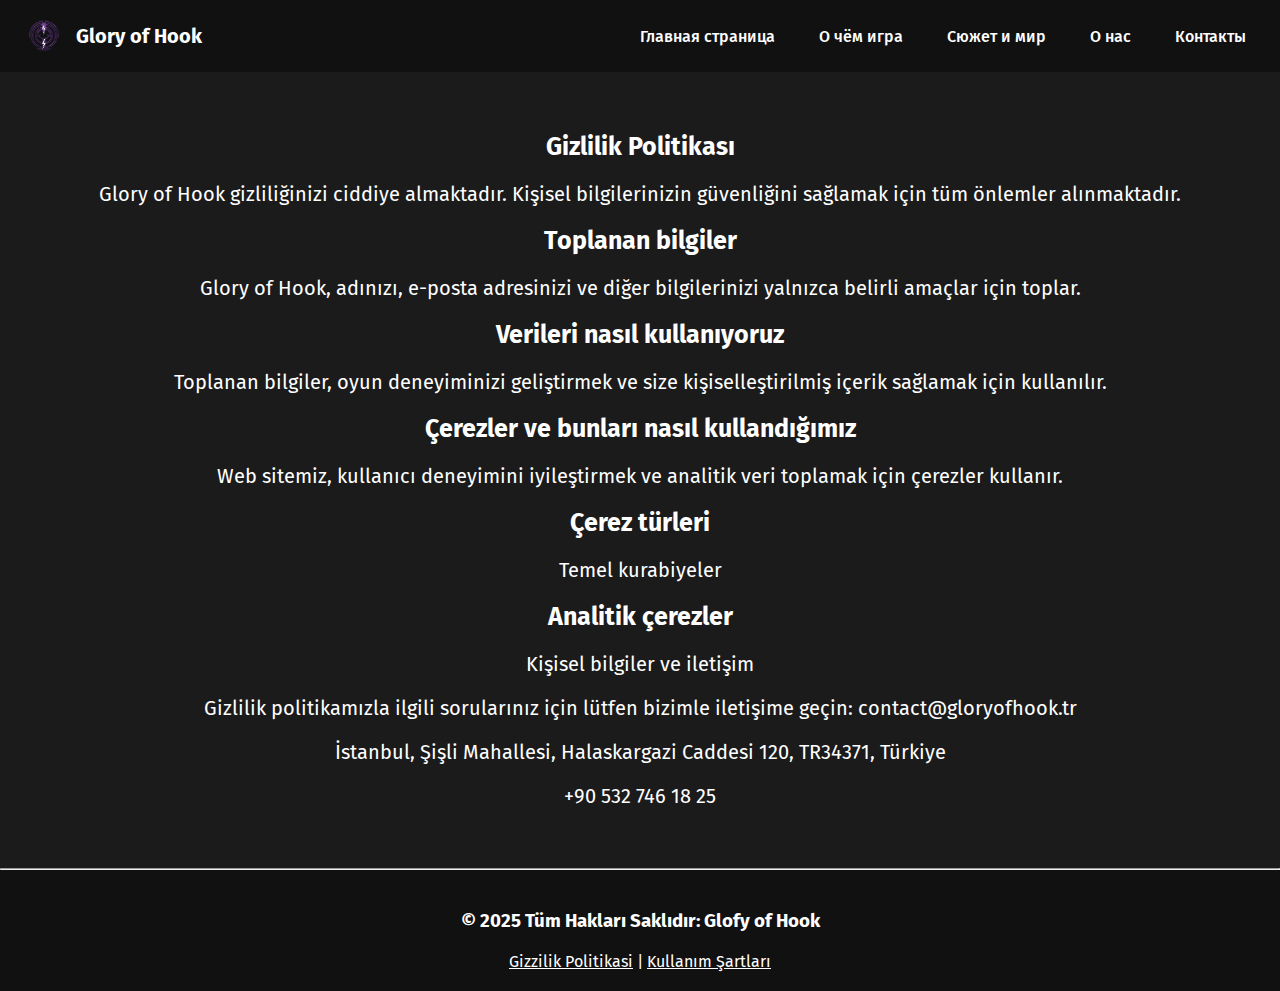
<file: politic.html>
<!DOCTYPE html>
<html lang="tr">

<head>
    <meta charset="UTF-8">
    <meta name="viewport" content="width=device-width, initial-scale=1.0">
    <meta name="description"
        content="Glory of Hook’a dalın – büyüleyici parkur mekanikleri ve gizemlerle dolu bir macera platform oyunu. Jake Amca’yı arayın, fantastik bir dünyada levite eden adaları keşfedin ve eski bir eserin sırlarını çözün.">
    <meta name="keywords"
        content="Glory of Hook, platform oyunu, macera, parkur, kanca, levite eden adalar, Jake Amca, kristaller, gizemler, fantastik dünya">
    <meta name="author" content="GlofyOfHook">
    <meta name="robots" content="index, follow">
    <meta name="theme-color" content="#303030">
    <link rel="canonical" href="https://gloryofhook.com.tr/" />
    <title>Glory of Hook</title>
    <link rel="stylesheet" href="style.css">
    <link rel="icon" type="image/png" href="./images/logo.png">
    <link rel="preconnect" href="https://fonts.googleapis.com">
    <link rel="preconnect" href="https://fonts.gstatic.com" crossorigin>
    <link
        href="https://fonts.googleapis.com/css2?family=Fira+Sans:ital,wght@0,100;0,200;0,300;0,400;0,500;0,600;0,700;0,800;0,900;1,100;1,200;1,300;1,400;1,500;1,600;1,700;1,800;1,900&display=swap"
        rel="stylesheet">

<body>
    <header>
        <div class="logo">
            <img src="./images/logo.png" alt="logo">
            <h1>Glory of Hook</h1>
        </div>

        <input type="checkbox" id="menu-toggle">
        <label for="menu-toggle" class="burger">&#9776;</label>

        <nav class="nav-links">
            <a href="index.html" class="nav-link">Главная страница</a>
            <a href="gameplay.html" class="nav-link">О чём игра</a>
            <a href="story.html" class="nav-link">Сюжет и мир</a>
            <a href="about-us.html" class="nav-link">О нас</a>
            <a href="contact.html" class="nav-link">Контакты</a>
        </nav>
    </header>
    <main class="main">
        <section class="politic">
            <div class="politic-container">
                <h1 class="politic-title">Gizlilik Politikası</h1>
                <p class="politic-subtitle">Glory of Hook gizliliğinizi ciddiye almaktadır. Kişisel bilgilerinizin
                    güvenliğini sağlamak için tüm önlemler alınmaktadır.</p>
                <h2 class="politic-title">Toplanan bilgiler</h2>
                <p class="politic-subtitle">Glory of Hook, adınızı, e-posta adresinizi ve diğer bilgilerinizi yalnızca
                    belirli amaçlar için toplar.
                </p>
                <h2 class="politic-title">Verileri nasıl kullanıyoruz</h2>
                <p class="politic-subtitle">Toplanan bilgiler, oyun deneyiminizi geliştirmek ve size kişiselleştirilmiş
                    içerik sağlamak için kullanılır.</p>
                <h2 class="politic-title">Çerezler ve bunları nasıl kullandığımız</h2>
                <p class="politic-subtitle">Web sitemiz, kullanıcı deneyimini iyileştirmek ve analitik veri toplamak
                    için çerezler kullanır.</p>
                <h2 class="politic-title">Çerez türleri</h2>
                <p class="politic-subtitle">Temel kurabiyeler</p>
                <h2 class="politic-title">Analitik çerezler</h2>
                <p class="politic-subtitle">Kişisel bilgiler ve iletişim</p>
                <p class="politic-subtitle">Gizlilik politikamızla ilgili sorularınız için lütfen bizimle iletişime
                    geçin: contact@gloryofhook.tr</p>
                <p class="politic-subtitle">İstanbul, Şişli Mahallesi, Halaskargazi Caddesi 120, TR34371, Türkiye</p>
                <p class="politic-subtitle">+90 532 746 18 25</p>


            </div>

            <hr>
            <footer class="footer">
                <div class="foter-container">
                    <h3 class="footer-title">© 2025 Tüm Hakları Saklıdır: Glofy of Hook</h3>
                    <p class="footer-subtitle"><a href="politic.html" class="politic-link">Gizzilik Politikasi</a> | <a
                            href="trems.html" class="trems-link">Kullanım Şartları</a></p>
                </div>

            </footer>

</body>

</html>
</file>
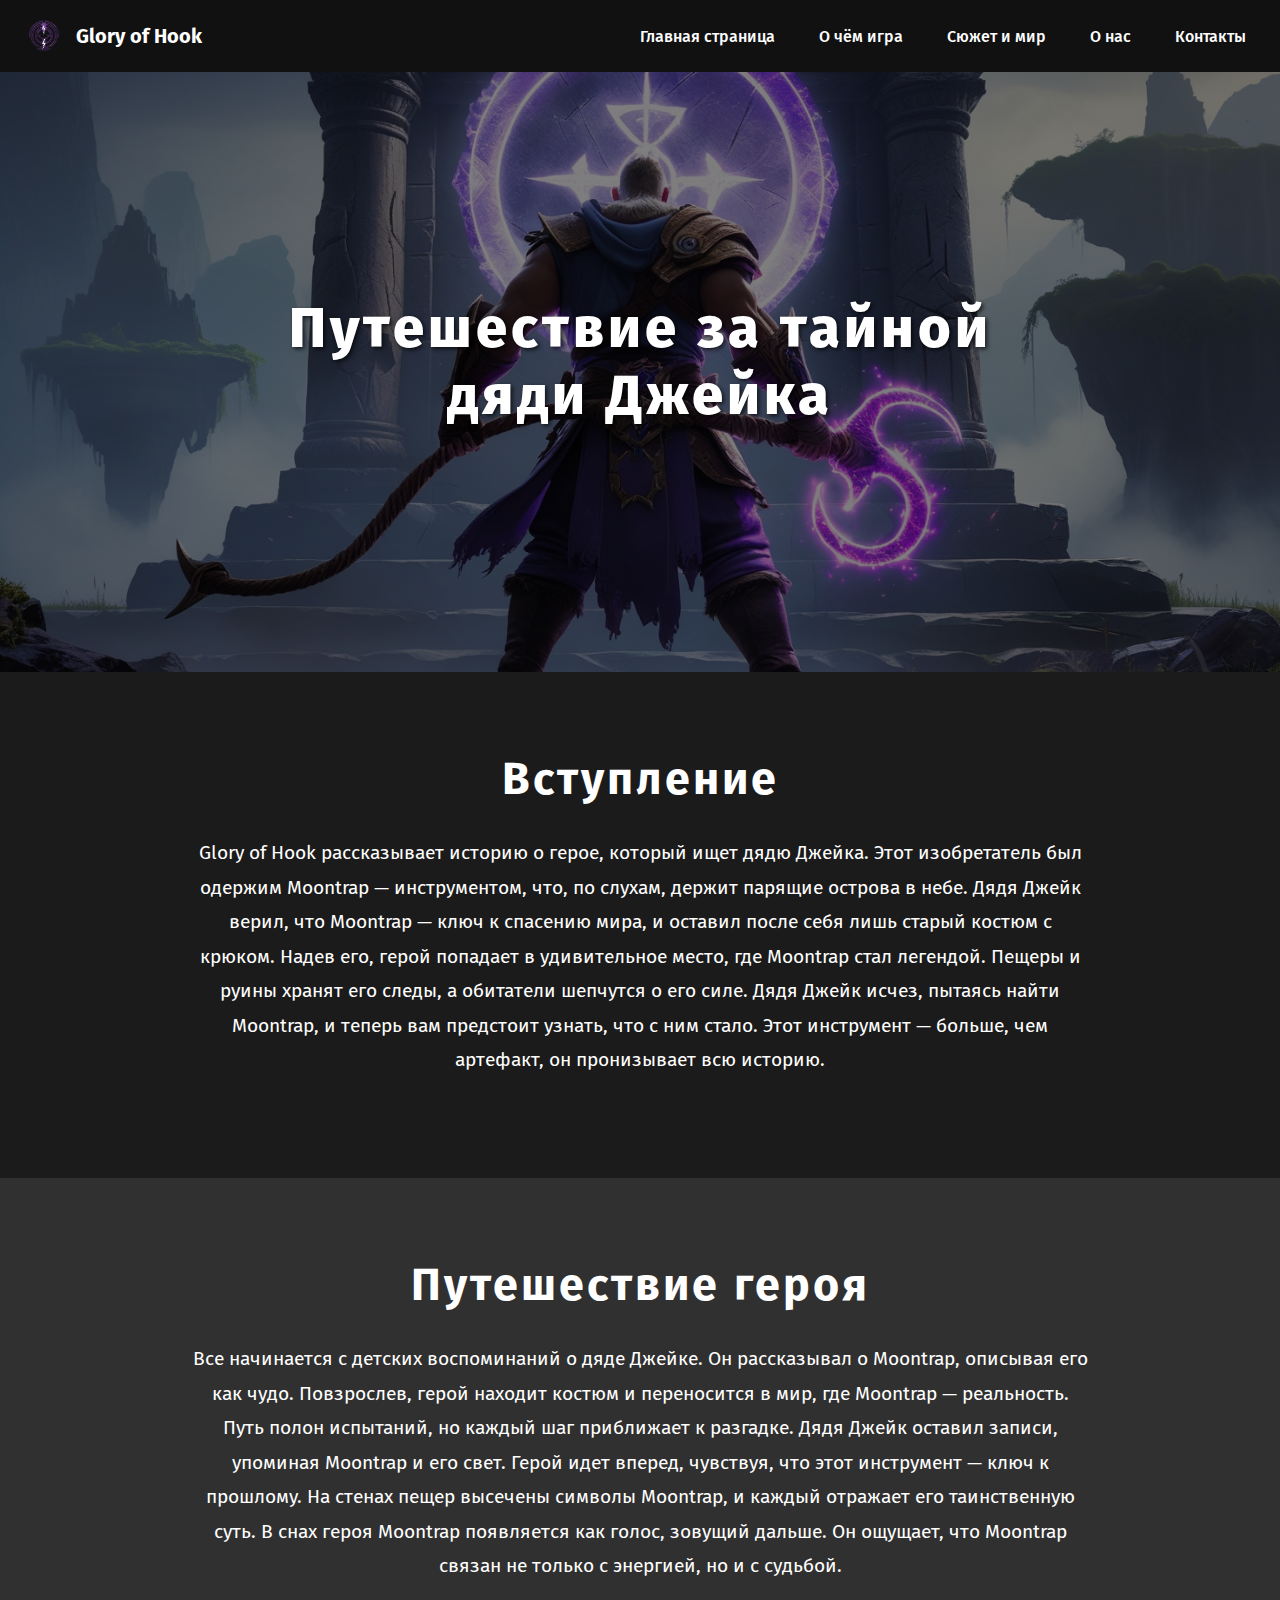
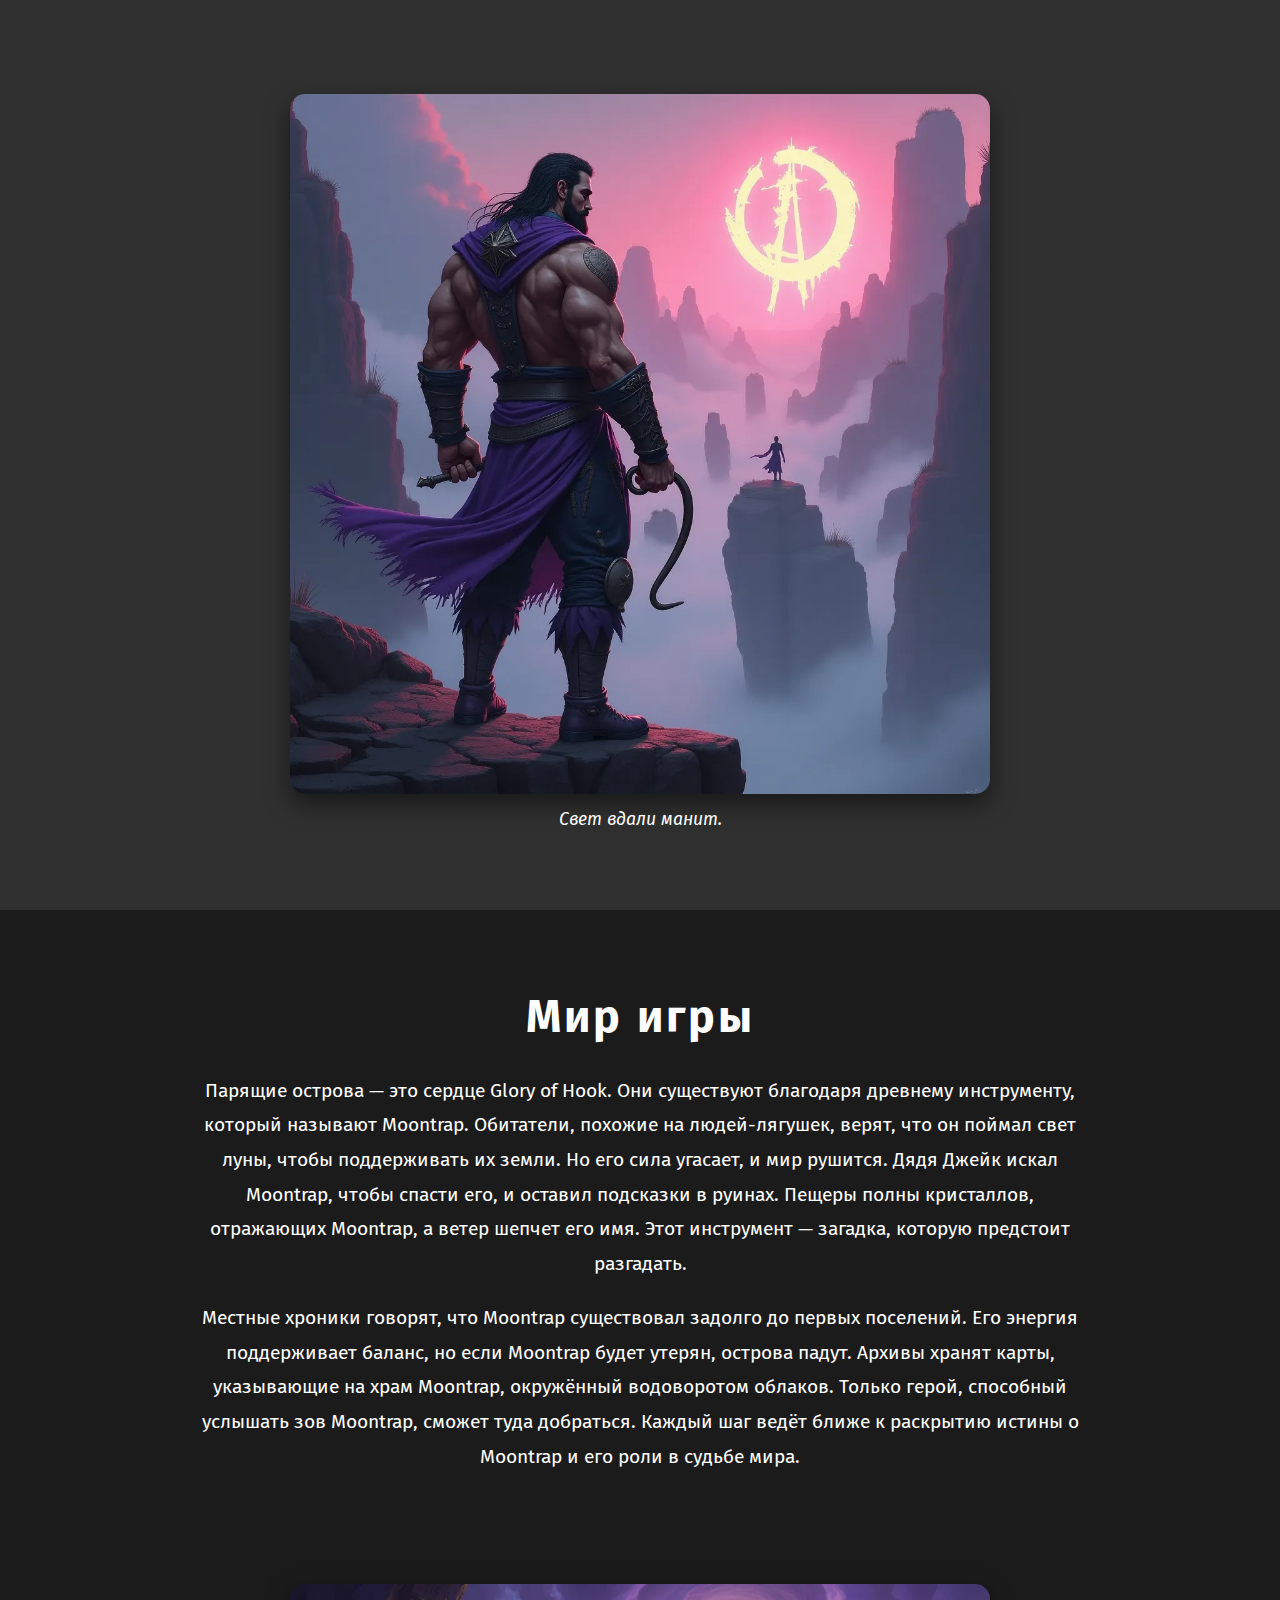
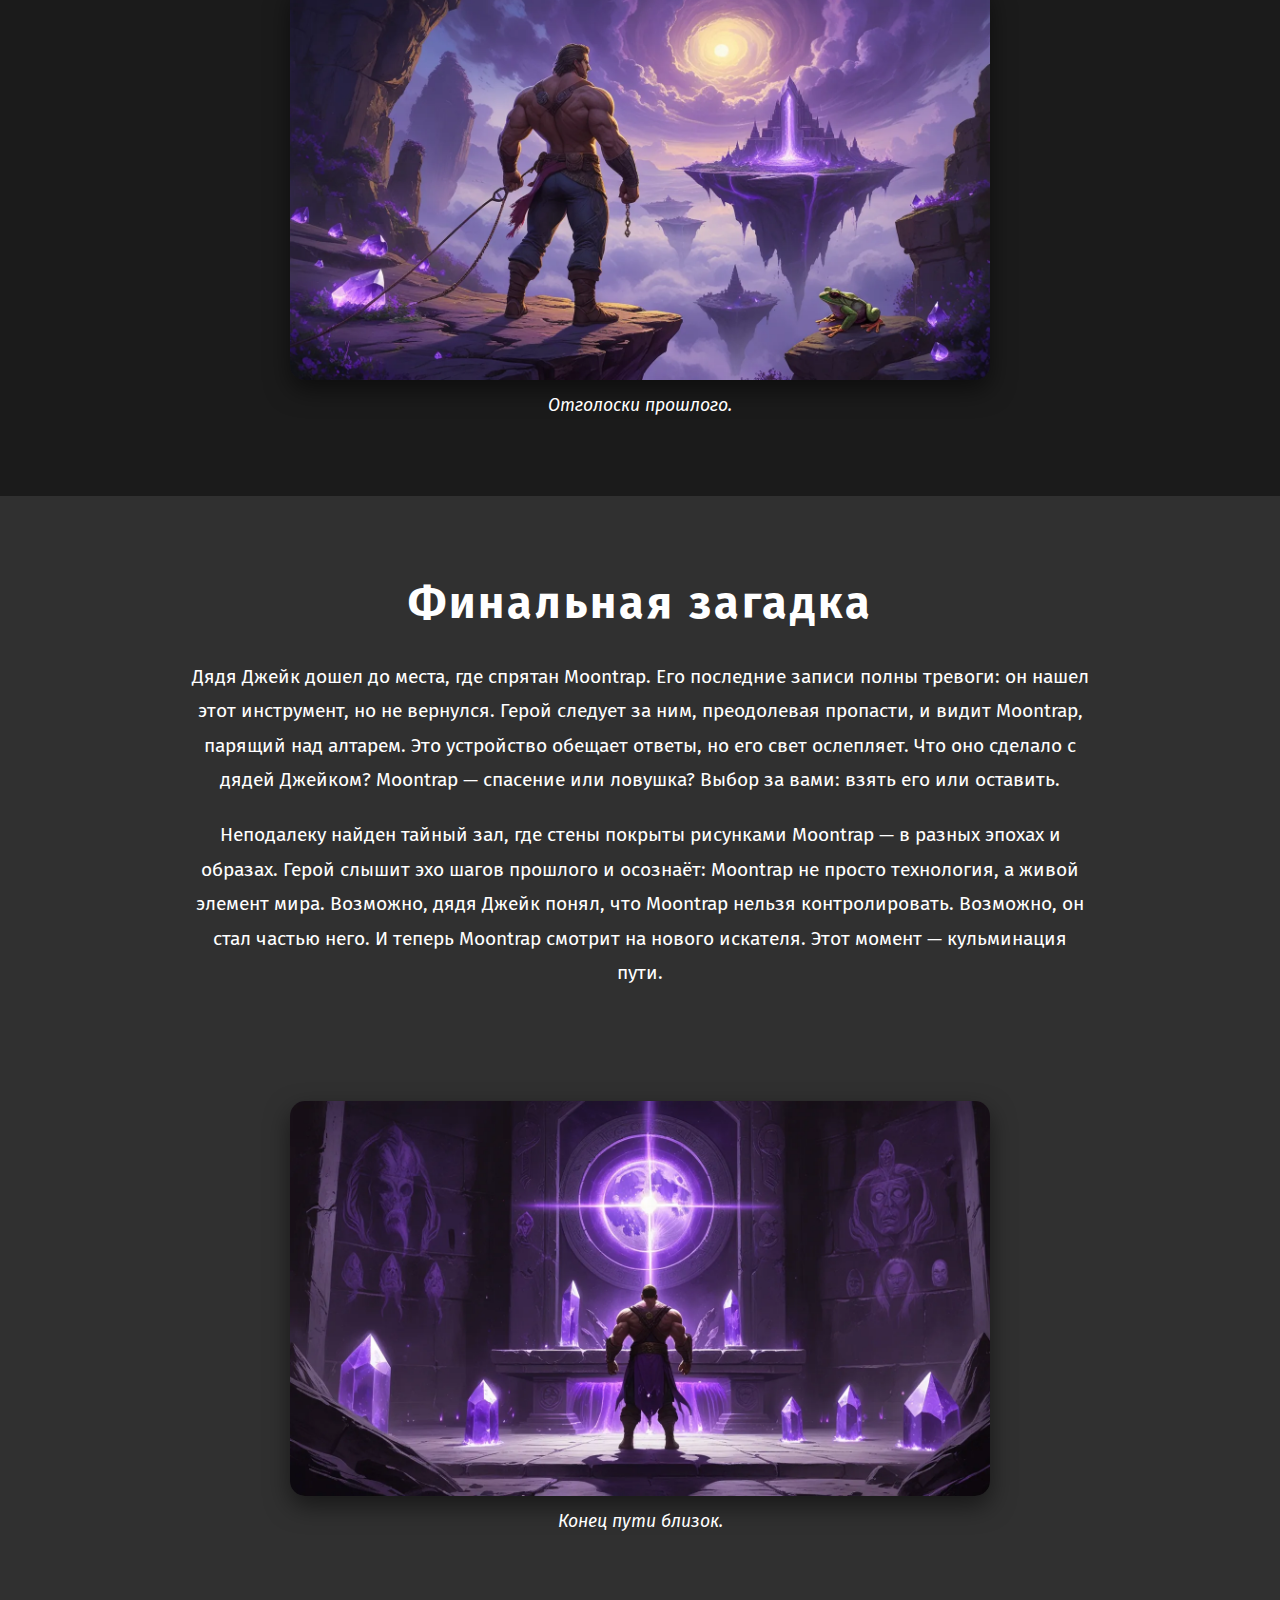
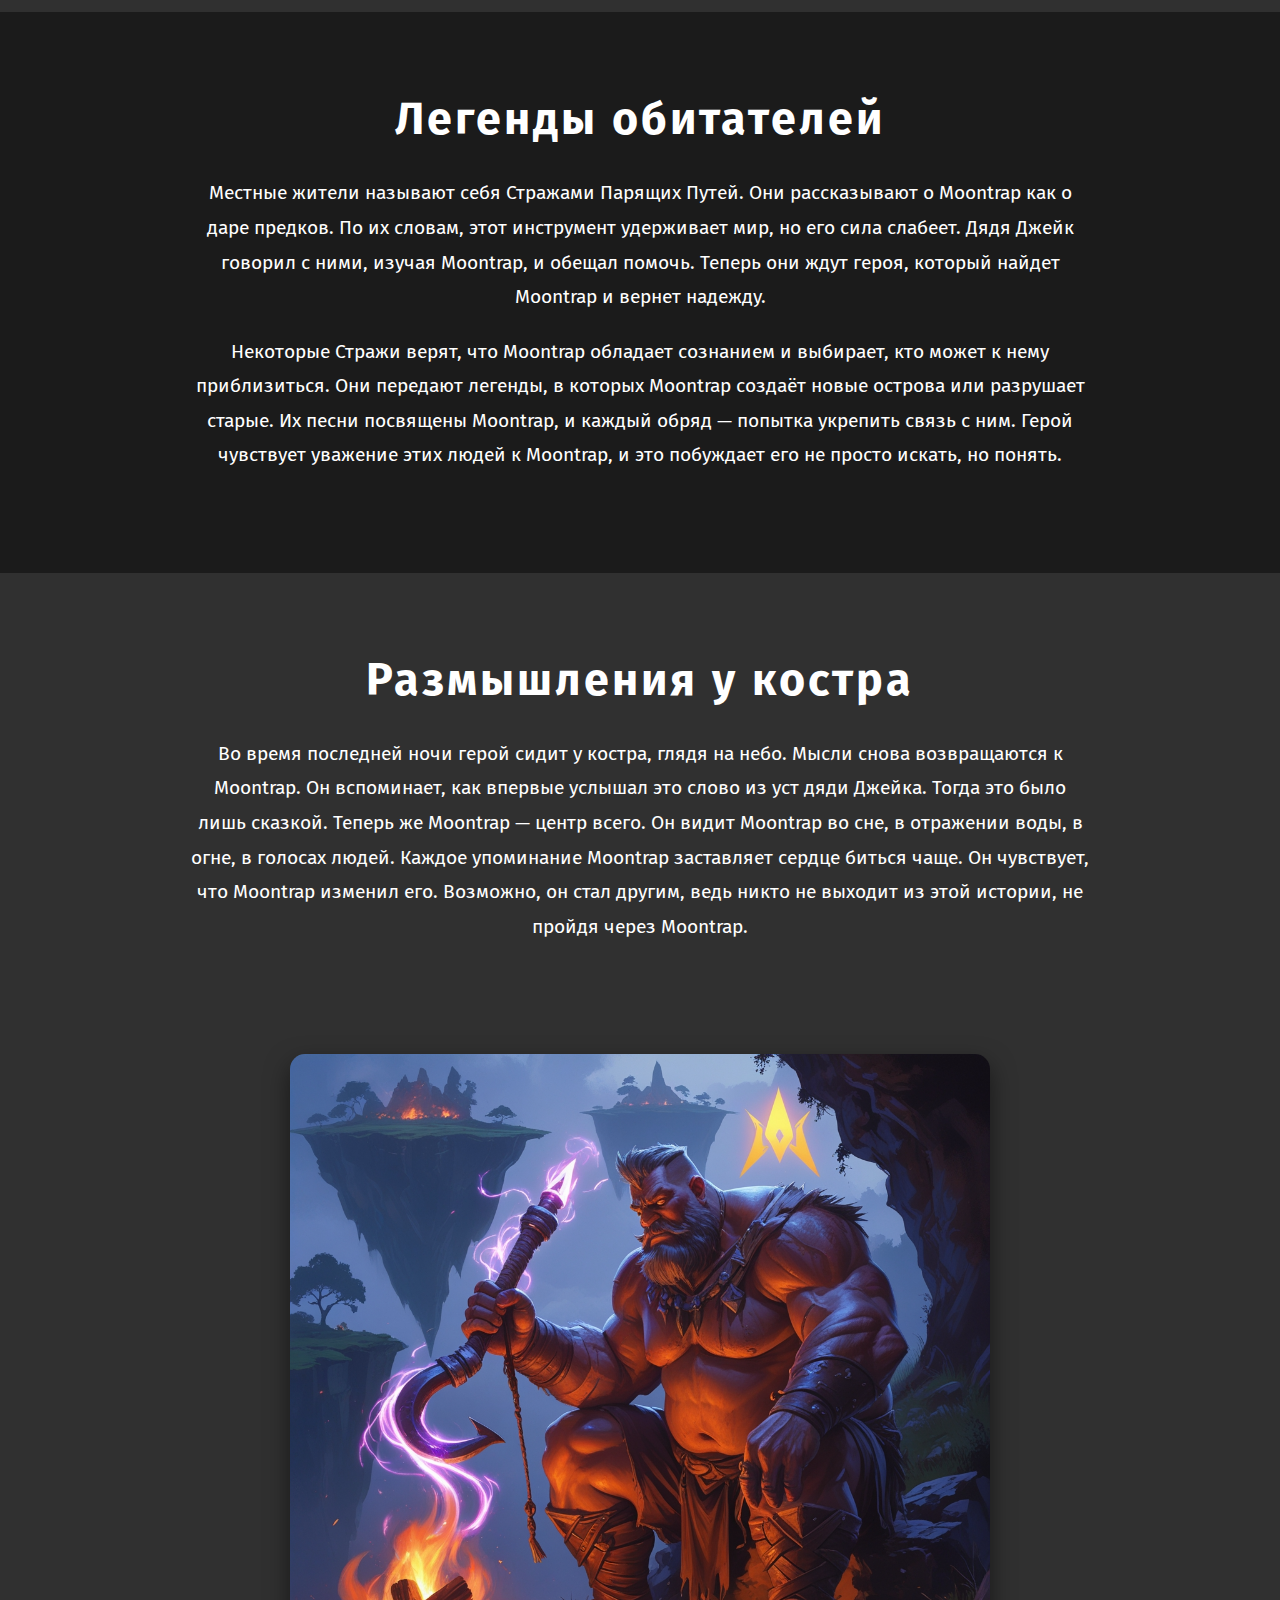
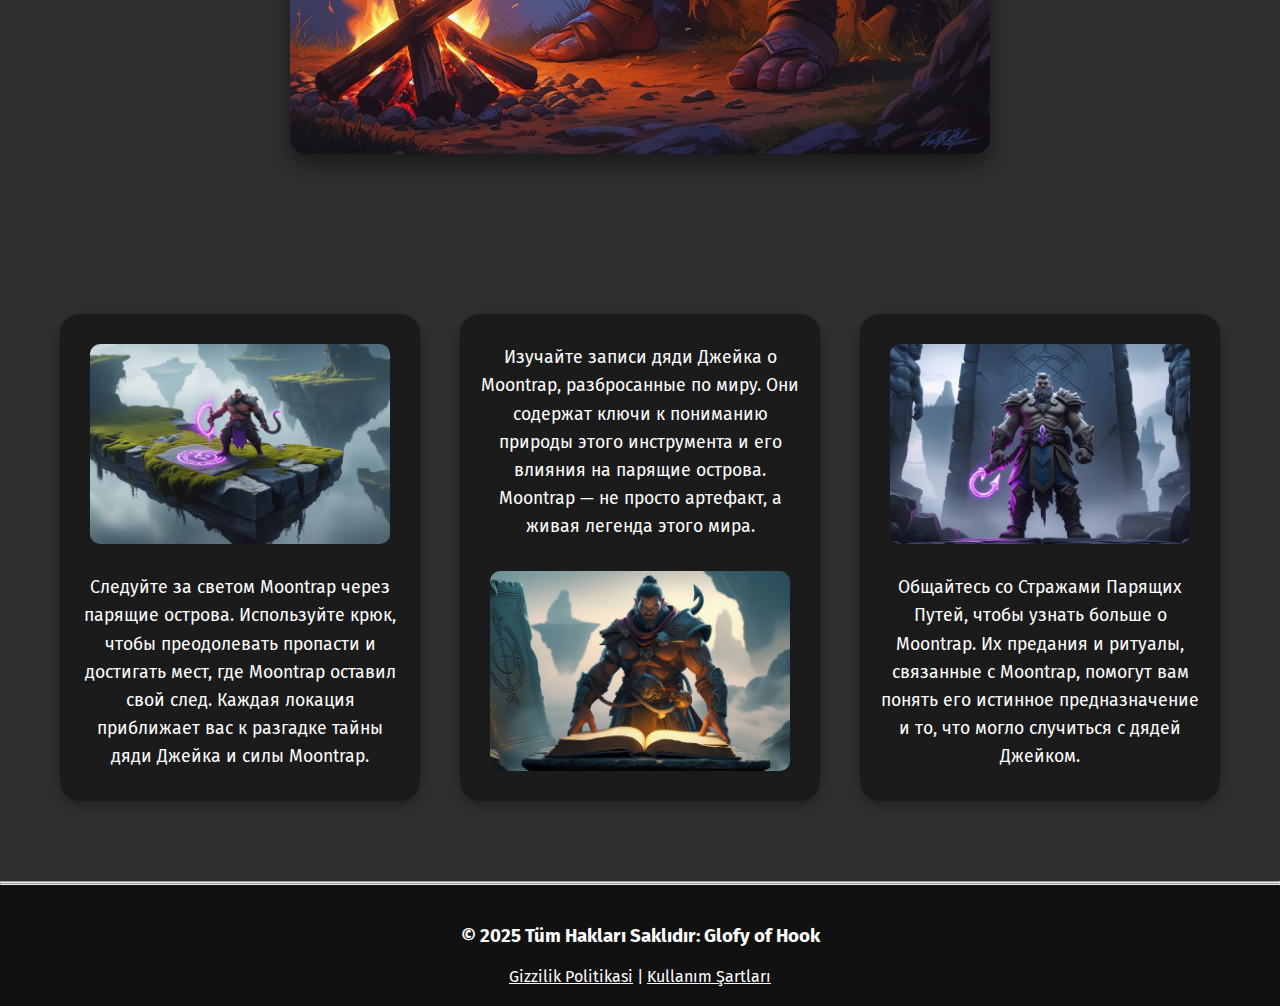
<file: story.html>
<!DOCTYPE html>
<html lang="tr">

<head>
    <meta charset="UTF-8">
    <meta name="viewport" content="width=device-width, initial-scale=1.0">
    <meta name="description"
        content="Glory of Hook’a dalın – büyüleyici parkur mekanikleri ve gizemlerle dolu bir macera platform oyunu. Jake Amca’yı arayın, fantastik bir dünyada levite eden adaları keşfedin ve eski bir eserin sırlarını çözün.">
    <meta name="keywords"
        content="Glory of Hook, platform oyunu, macera, parkur, kanca, levite eden adalar, Jake Amca, kristaller, gizemler, fantastik dünya">
    <meta name="author" content="GlofyOfHook">
    <meta name="robots" content="index, follow">
    <meta name="theme-color" content="#303030">
    <link rel="canonical" href="https://gloryofhook.com.tr/" />
    <title>Glory of Hook</title>
    <link rel="stylesheet" href="style.css">
    <link rel="icon" type="image/png" href="./images/logo.png">
    <link rel="preconnect" href="https://fonts.googleapis.com">
    <link rel="preconnect" href="https://fonts.gstatic.com" crossorigin>
    <link
        href="https://fonts.googleapis.com/css2?family=Fira+Sans:ital,wght@0,100;0,200;0,300;0,400;0,500;0,600;0,700;0,800;0,900;1,100;1,200;1,300;1,400;1,500;1,600;1,700;1,800;1,900&display=swap"
        rel="stylesheet">
</head>

<body>
    <!-- Header - same as index.html -->
    <header>
        <div class="logo">
            <img src="./images/logo.png" alt="logo">
            <h1>Glory of Hook</h1>
        </div>

        <input type="checkbox" id="menu-toggle">
        <label for="menu-toggle" class="burger">&#9776;</label>

        <nav class="nav-links">
            <a href="index.html" class="nav-link">Главная страница</a>
            <a href="gameplay.html" class="nav-link">О чём игра</a>
            <a href="story.html" class="nav-link">Сюжет и мир</a>
            <a href="about-us.html" class="nav-link">О нас</a>
            <a href="contact.html" class="nav-link">Контакты</a>
        </nav>
    </header>

    <main class="main">
        <!-- Story Hero Section -->
        <section class="story-hero">
            <div class="story-hero-content container">
                <h1 class="story-title">Путешествие за тайной дяди Джейка</h1>
            </div>
        </section>

        <!-- Introduction Section -->
        <section class="story-intro">
            <div class="container">
                <div class="story-intro-wrapper">
                    <div class="story-intro-content">
                        <h2 class="story-heading">Вступление</h2>
                        <p class="story-text">Glory of Hook рассказывает историю о герое, который ищет дядю Джейка. Этот
                            изобретатель был одержим Moontrap — инструментом, что, по слухам, держит парящие острова в
                            небе. Дядя Джейк верил, что Moontrap — ключ к спасению мира, и оставил после себя лишь
                            старый костюм с крюком. Надев его, герой попадает в удивительное место, где Moontrap стал
                            легендой. Пещеры и руины хранят его следы, а обитатели шепчутся о его силе. Дядя Джейк
                            исчез, пытаясь найти Moontrap, и теперь вам предстоит узнать, что с ним стало. Этот
                            инструмент — больше, чем артефакт, он пронизывает всю историю.</p>
                    </div>
                </div>
            </div>
        </section>

        <!-- Journey Section -->
        <section class="story-journey">
            <div class="container">
                <div class="story-journey-wrapper">
                    <div class="story-journey-content">
                        <h2 class="story-heading">Путешествие героя</h2>
                        <p class="story-text">Все начинается с детских воспоминаний о дяде Джейке. Он рассказывал о
                            Moontrap, описывая его как чудо. Повзрослев, герой находит костюм и переносится в мир, где
                            Moontrap — реальность. Путь полон испытаний, но каждый шаг приближает к разгадке. Дядя Джейк
                            оставил записи, упоминая Moontrap и его свет. Герой идет вперед, чувствуя, что этот
                            инструмент — ключ к прошлому. На стенах пещер высечены символы Moontrap, и каждый отражает
                            его таинственную суть. В снах героя Moontrap появляется как голос, зовущий дальше. Он
                            ощущает, что Moontrap связан не только с энергией, но и с судьбой.</p>
                    </div>
                    <div class="story-image-container">
                        <figure class="story-figure">
                            <img src="./images/hero-travel.webp" alt="hero-travel" class="story-image">
                            <figcaption class="story-caption">Свет вдали манит.</figcaption>
                        </figure>
                    </div>
                </div>
            </div>
        </section>

        <!-- World Section -->
        <section class="story-world">
            <div class="container">
                <div class="story-world-wrapper">
                    <div class="story-world-content">
                        <h2 class="story-heading">Мир игры</h2>
                        <p class="story-text">Парящие острова — это сердце Glory of Hook. Они существуют благодаря
                            древнему инструменту, который называют Moontrap. Обитатели, похожие на людей-лягушек, верят,
                            что он поймал свет луны, чтобы поддерживать их земли. Но его сила угасает, и мир рушится.
                            Дядя Джейк искал Moontrap, чтобы спасти его, и оставил подсказки в руинах. Пещеры полны
                            кристаллов, отражающих Moontrap, а ветер шепчет его имя. Этот инструмент — загадка, которую
                            предстоит разгадать.</p>
                        <p class="story-text">Местные хроники говорят, что Moontrap существовал задолго до первых
                            поселений. Его энергия поддерживает баланс, но если Moontrap будет утерян, острова падут.
                            Архивы хранят карты, указывающие на храм Moontrap, окружённый водоворотом облаков. Только
                            герой, способный услышать зов Moontrap, сможет туда добраться. Каждый шаг ведёт ближе к
                            раскрытию истины о Moontrap и его роли в судьбе мира.</p>
                    </div>
                    <div class="story-image-container">
                        <figure class="story-figure">
                            <img src="./images/past-world.webp" alt="past-world" class="story-image">
                            <figcaption class="story-caption">Отголоски прошлого.</figcaption>
                        </figure>
                    </div>
                </div>
            </div>
        </section>

        <!-- Mystery Section -->
        <section class="story-mystery">
            <div class="container">
                <div class="story-mystery-wrapper">
                    <div class="story-mystery-content">
                        <h2 class="story-heading">Финальная загадка</h2>
                        <p class="story-text">Дядя Джейк дошел до места, где спрятан Moontrap. Его последние записи
                            полны тревоги: он нашел этот инструмент, но не вернулся. Герой следует за ним, преодолевая
                            пропасти, и видит Moontrap, парящий над алтарем. Это устройство обещает ответы, но его свет
                            ослепляет. Что оно сделало с дядей Джейком? Moontrap — спасение или ловушка? Выбор за вами:
                            взять его или оставить.</p>
                        <p class="story-text">Неподалеку найден тайный зал, где стены покрыты рисунками Moontrap — в
                            разных эпохах и образах. Герой слышит эхо шагов прошлого и осознаёт: Moontrap не просто
                            технология, а живой элемент мира. Возможно, дядя Джейк понял, что Moontrap нельзя
                            контролировать. Возможно, он стал частью него. И теперь Moontrap смотрит на нового искателя.
                            Этот момент — кульминация пути.</p>
                    </div>
                    <div class="story-image-container">
                        <figure class="story-figure">
                            <img src="./images/end-road.webp" alt="end-road" class="story-image">
                            <figcaption class="story-caption">Конец пути близок.</figcaption>
                        </figure>
                    </div>
                </div>
            </div>
        </section>

        <!-- Legends Section -->
        <section class="story-legends">
            <div class="container">
                <div class="story-legends-wrapper">
                    <div class="story-legends-content">
                        <h2 class="story-heading">Легенды обитателей</h2>
                        <p class="story-text">Местные жители называют себя Стражами Парящих Путей. Они рассказывают о
                            Moontrap как о даре предков. По их словам, этот инструмент удерживает мир, но его сила
                            слабеет. Дядя Джейк говорил с ними, изучая Moontrap, и обещал помочь. Теперь они ждут героя,
                            который найдет Moontrap и вернет надежду.</p>
                        <p class="story-text">Некоторые Стражи верят, что Moontrap обладает сознанием и выбирает, кто
                            может к нему приблизиться. Они передают легенды, в которых Moontrap создаёт новые острова
                            или разрушает старые. Их песни посвящены Moontrap, и каждый обряд — попытка укрепить связь с
                            ним. Герой чувствует уважение этих людей к Moontrap, и это побуждает его не просто искать,
                            но понять.</p>
                    </div>
                </div>
            </div>
        </section>

        <!-- Reflection Section -->
        <section class="story-reflection">
            <div class="container">
                <div class="story-reflection-wrapper">
                    <div class="story-reflection-content">
                        <h2 class="story-heading">Размышления у костра</h2>
                        <p class="story-text">Во время последней ночи герой сидит у костра, глядя на небо. Мысли снова
                            возвращаются к Moontrap. Он вспоминает, как впервые услышал это слово из уст дяди Джейка.
                            Тогда это было лишь сказкой. Теперь же Moontrap — центр всего. Он видит Moontrap во сне, в
                            отражении воды, в огне, в голосах людей. Каждое упоминание Moontrap заставляет сердце биться
                            чаще. Он чувствует, что Moontrap изменил его. Возможно, он стал другим, ведь никто не
                            выходит из этой истории, не пройдя через Moontrap.</p>
                    </div>
                    <div class="story-image-container">
                        <img src="./images/hero-fire-img.webp" alt="hero with fire" class="story-image">
                    </div>
                </div>
            </div>
        </section>



        <!-- Info Cards -->
        <section class="story-cards">
            <div class="container">
                <div class="story-cards-wrapper">
                    <div class="story-card">
                        <img class="story-card-img" src="./images/hero-islands-game-img.webp" alt="hero and islands">
                        <p class="story-card-text">Следуйте за светом Moontrap через парящие острова. Используйте крюк,
                            чтобы преодолевать пропасти и достигать мест, где Moontrap оставил свой след. Каждая локация
                            приближает вас к разгадке тайны дяди Джейка и силы Moontrap.</p>
                    </div>
                    <div class="story-card">
                        <p class="story-card-text">Изучайте записи дяди Джейка о Moontrap, разбросанные по миру. Они
                            содержат ключи к пониманию природы этого инструмента и его влияния на парящие острова.
                            Moontrap — не просто артефакт, а живая легенда этого мира.</p>
                        <img class="story-card-img" src="./images/hero-and-book-img.webp" alt="Hero read book">
                    </div>
                    <div class="story-card">
                        <img class="story-card-img" src="./images/hero-stones-img.webp" alt="Hero and stones">
                        <p class="story-card-text">Общайтесь со Стражами Парящих Путей, чтобы узнать больше о Moontrap.
                            Их предания и ритуалы, связанные с Moontrap, помогут вам понять его истинное предназначение
                            и то, что могло случиться с дядей Джейком.</p>
                    </div>
                </div>
            </div>
        </section>
        <hr>
    </main>

    <hr>

    <!-- Footer - same as index.html -->
    <footer class="footer">
        <div class="foter-container">
            <h3 class="footer-title">© 2025 Tüm Hakları Saklıdır: Glofy of Hook</h3>
            <p class="footer-subtitle"><a href="politic.html" class="politic-link">Gizzilik Politikasi</a> | <a
                    href="trems.html" class="trems-link">Kullanım Şartları</a></p>
        </div>

    </footer>

</body>

</html>
</file>
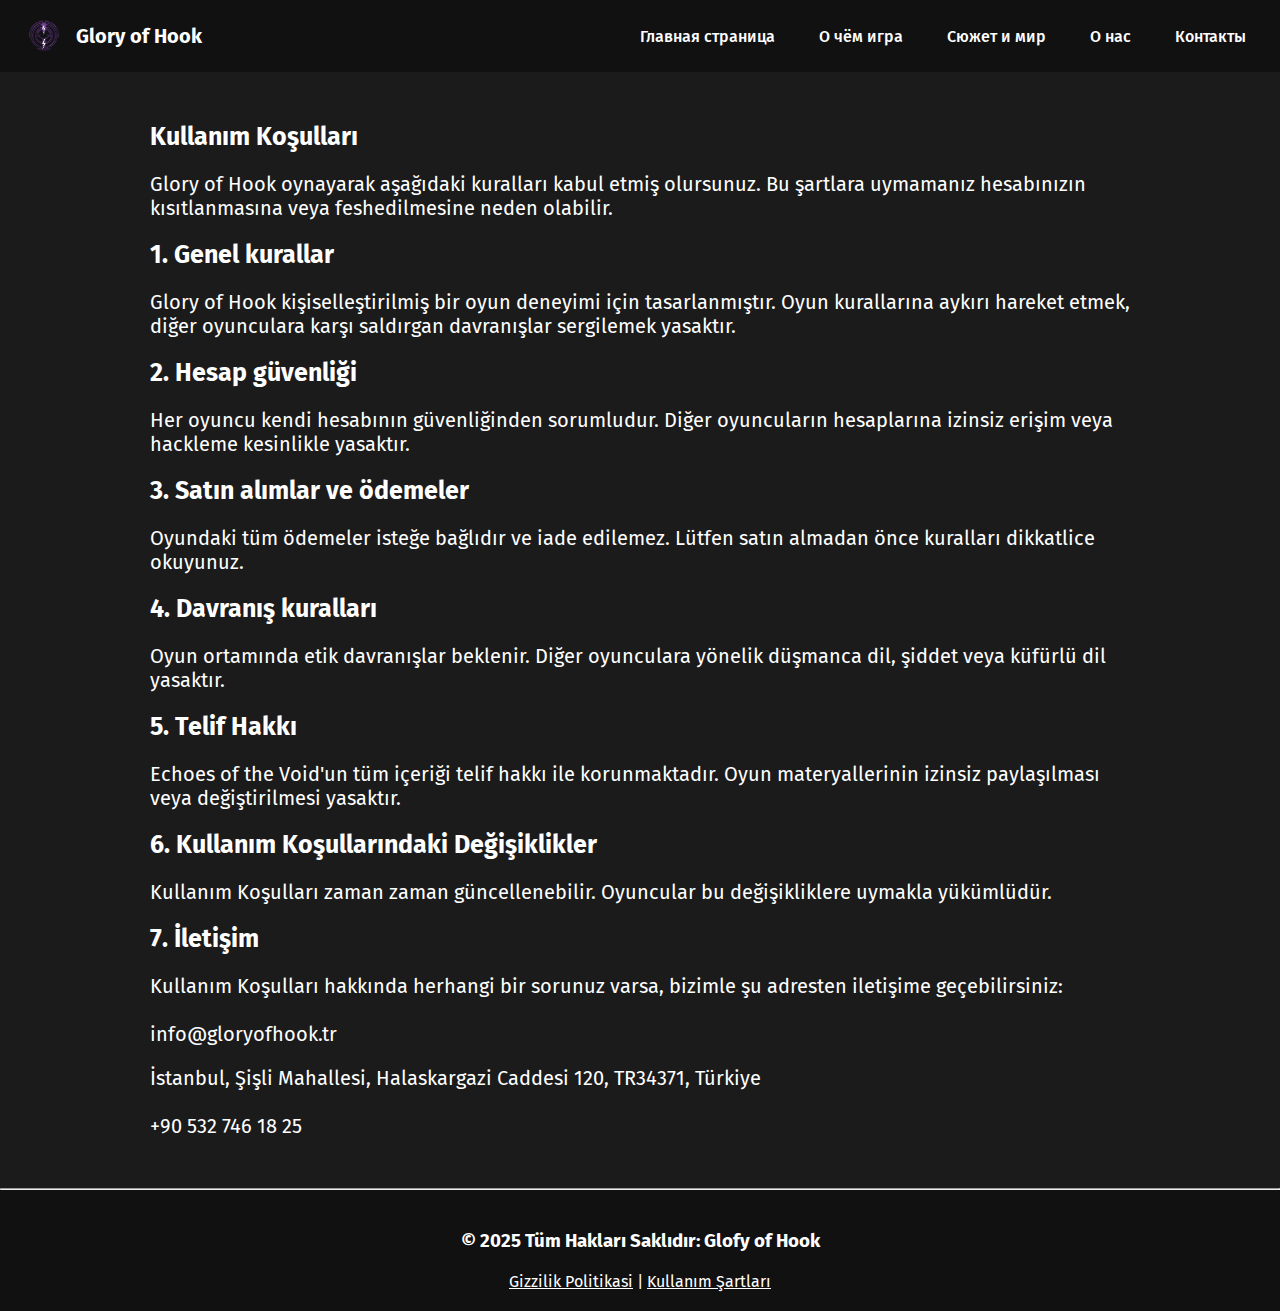
<file: trems.html>
<!DOCTYPE html>
<html lang="tr">

<head>
    <meta charset="UTF-8">
    <meta name="viewport" content="width=device-width, initial-scale=1.0">
    <meta name="description"
        content="Glory of Hook’a dalın – büyüleyici parkur mekanikleri ve gizemlerle dolu bir macera platform oyunu. Jake Amca’yı arayın, fantastik bir dünyada levite eden adaları keşfedin ve eski bir eserin sırlarını çözün.">
    <meta name="keywords"
        content="Glory of Hook, platform oyunu, macera, parkur, kanca, levite eden adalar, Jake Amca, kristaller, gizemler, fantastik dünya">
    <meta name="author" content="GlofyOfHook">
    <meta name="robots" content="index, follow">
    <meta name="theme-color" content="#303030">
    <link rel="canonical" href="https://gloryofhook.com.tr/" />
    <title>Glory of Hook</title>
    <link rel="stylesheet" href="style.css">
    <link rel="icon" type="image/png" href="./images/logo.png">
    <link rel="preconnect" href="https://fonts.googleapis.com">
    <link rel="preconnect" href="https://fonts.gstatic.com" crossorigin>
    <link
        href="https://fonts.googleapis.com/css2?family=Fira+Sans:ital,wght@0,100;0,200;0,300;0,400;0,500;0,600;0,700;0,800;0,900;1,100;1,200;1,300;1,400;1,500;1,600;1,700;1,800;1,900&display=swap"
        rel="stylesheet">
</head>

<body>
    <header>
        <div class="logo">
            <img src="./images/logo.png" alt="logo">
            <h1>Glory of Hook</h1>
        </div>

        <input type="checkbox" id="menu-toggle">
        <label for="menu-toggle" class="burger">&#9776;</label>

        <nav class="nav-links">
            <a href="index.html" class="nav-link">Главная страница</a>
            <a href="gameplay.html" class="nav-link">О чём игра</a>
            <a href="story.html" class="nav-link">Сюжет и мир</a>
            <a href="about-us.html" class="nav-link">О нас</a>
            <a href="contact.html" class="nav-link">Контакты</a>
        </nav>
    </header>
    <main class="main">
        <section class="trems">
            <div class="trems-container">
                <h1 class="politic-title">Kullanım Koşulları</h1>
                <p class="politic-subtitle">Glory of Hook oynayarak aşağıdaki kuralları kabul etmiş olursunuz. Bu
                    şartlara uymamanız hesabınızın kısıtlanmasına veya feshedilmesine neden olabilir.</p>
                <h2 class="politic-title">1. Genel kurallar</h2>
                <p class="politic-subtitle">Glory of Hook kişiselleştirilmiş bir oyun deneyimi için tasarlanmıştır. Oyun
                    kurallarına aykırı hareket etmek, diğer oyunculara karşı saldırgan davranışlar sergilemek yasaktır.
                </p>
                <h2 class="politic-title">2. Hesap güvenliği</h2>
                <p class="politic-subtitle">Her oyuncu kendi hesabının güvenliğinden sorumludur. Diğer oyuncuların
                    hesaplarına izinsiz erişim veya hackleme kesinlikle yasaktır.</p>
                <h2 class="politic-title">3. Satın alımlar ve ödemeler</h2>
                <p class="politic-subtitle">Oyundaki tüm ödemeler isteğe bağlıdır ve iade edilemez. Lütfen satın almadan
                    önce kuralları dikkatlice okuyunuz.</p>
                <h2 class="politic-title">4. Davranış kuralları</h2>
                <p class="politic-subtitle">Oyun ortamında etik davranışlar beklenir. Diğer oyunculara yönelik düşmanca
                    dil, şiddet veya küfürlü dil yasaktır.</p>
                <h2 class="politic-title">5. Telif Hakkı</h2>
                <p class="politic-subtitle">Echoes of the Void'un tüm içeriği telif hakkı ile korunmaktadır. Oyun
                    materyallerinin izinsiz paylaşılması veya değiştirilmesi yasaktır.</p>
                <h2 class="politic-title">6. Kullanım Koşullarındaki Değişiklikler</h2>
                <p class="politic-subtitle">Kullanım Koşulları zaman zaman güncellenebilir. Oyuncular bu değişikliklere
                    uymakla yükümlüdür.</p>
                <h2 class="politic-title">7. İletişim</h2>
                <p class="politic-subtitle">Kullanım Koşulları hakkında herhangi bir sorunuz varsa, bizimle şu adresten
                    iletişime geçebilirsiniz: <br><br> info@gloryofhook.tr</p>

                <p class="politic-subtitle contact-center">İstanbul, Şişli Mahallesi, Halaskargazi Caddesi 120, TR34371,
                    Türkiye<br><br>+90 532 746 18 25</p>



            </div>
        </section>
        <hr>
        <footer class="footer">
            <div class="foter-container">
                <h3 class="footer-title">© 2025 Tüm Hakları Saklıdır: Glofy of Hook</h3>
                <p class="footer-subtitle"><a href="politic.html" class="politic-link">Gizzilik Politikasi</a> | <a
                        href="trems.html" class="trems-link">Kullanım Şartları</a></p>
            </div>

        </footer>

</body>

</html>
</file>
<file: style.css>
:root {
  --header-bg-color: #111;
  --primary-color: #1e90ff;
  --secondary-color: #f0f0f0;
  --text-color: #333;
  --text-color-secondary: #fff;
  --background-color: #303030;
  --background-secondary-color: #1b1b1b;
  --font-family: "Fira Sans", sans-serif;
  --font-size: 16px;
  --line-height: 1.5;
}

/* Reset CSS */
* {
  margin: 0;
  padding: 0;
  box-sizing: border-box;
}

html,
body {
  height: 100%;
  font-family: var(--font-family);
  color: #fff;
}

img,
picture,
video,
canvas,
svg {
  display: block;
  max-width: 100%;
}

input,
button,
textarea,
select {
  font: inherit;
  color: inherit;
  background: none;
  border: none;
  outline: none;
}

a {
  text-decoration: none;
  color: inherit;
}

ul,
ol {
  list-style: none;
}

/* Header Styles */
header {
  display: flex;
  justify-content: space-between;
  align-items: center;
  padding: 16px 24px;
  background-color: var(--header-bg-color);
  color: var(--text-color-secondary);
  flex-wrap: wrap;
  position: relative;
}

.logo {
  display: flex;
  align-items: center;
  gap: 12px;
}

.logo img {
  height: 40px;
  width: 40px;
  object-fit: contain;
}

.logo h1 {
  font-size: 20px;
}

#menu-toggle {
  display: none;
}

.burger {
  display: none;
  font-size: 28px;
  cursor: pointer;
  color: var(--text-color-secondary);
}

/* Desktop Navigation */
.nav-links {
  display: flex;
  gap: 24px;
}

.nav-links a {
  color: var(--text-color-secondary);
  text-decoration: none;
  font-weight: 500;
  transition: color 0.2s;
}

.nav-links a:hover {
  color: var(--primary-color);
}

.nav-link {
  margin: 0 10px;
}

/* Container */
.container {
  width: 100%;
  max-width: 1200px;
  margin: 0 auto;
  padding: 0 20px;
}

/* Hero Section */
.hero {
  background-image: url('./images/title-img.webp');
  background-size: cover;
  background-position: center;
  background-repeat: no-repeat;
  min-height: 900px;
  display: flex;
  align-items: center;
  justify-content: center;
  text-align: center;
  color: black;
  padding: 60px 20px;
}

.hero-content {

  padding: 40px;
  border-radius: 12px;
  max-width: 800px;
}

.main-title-text {
  font-size: 3rem;
  font-weight: 800;
  letter-spacing: 4px;
  color: var(--text-color-secondary);
  margin-bottom: 20px;
}

.main-subtitle-text {
  font-size: 1.25rem;
  font-weight: 500;
  letter-spacing: 2px;
  color: var(--text-color-secondary);
  line-height: 1.6;
}

/* About Section */
.about {
  background-color: var(--background-color);
  padding: 60px 0;
}

.about-wrapper {
  display: flex;
  flex-direction: column;
  align-items: center;
  justify-content: center;
  text-align: center;
}

.about-title {
  margin-bottom: 40px;
  max-width: 900px;
}

.about-title-text {
  font-size: 2.5rem;
  letter-spacing: 3px;
  margin-bottom: 30px;
}

.about-subtitle-text {
  font-size: 1.125rem;
  line-height: 1.6;
}

.about-img-container {
  display: flex;
  gap: 40px;
  margin-top: 50px;
  flex-wrap: wrap;
  justify-content: center;
}

.about-img {
  width: 100%;
  max-width: 500px;
  height: auto;
  border-radius: 10px;
}

/* Game Section */
.game {
  background-color: var(--background-secondary-color);
  padding: 60px 0;
}

.game-wrapper {
  display: flex;
  flex-direction: column;
  align-items: center;
  gap: 60px;
}

.game-title {
  display: flex;
  flex-direction: column;
  text-align: center;
  max-width: 900px;
}

.game-title-text {
  font-size: 2.5rem;
  letter-spacing: 3px;
  margin-bottom: 30px;
}

.game-subtitle-text {
  font-size: 1.125rem;
  line-height: 1.6;
}

/* Answer Section */
.answer {
  background-color: var(--background-color);
  padding: 60px 0;
}

.answer-wrapper {
  display: flex;
  justify-content: center;
  flex-wrap: wrap;
  gap: 30px;
}

.card {
  display: flex;
  flex-direction: column;
  align-items: center;
  background-color: var(--background-secondary-color);
  border-radius: 20px;
  padding: 30px 20px;
  text-align: center;
  gap: 30px;
  flex: 1;
  min-width: 280px;
  max-width: 400px;
  transition: transform 0.3s ease;
}

.card:hover {
  transform: translateY(-10px);
}

.card-img {
  width: 100%;
  max-width: 300px;
  border-radius: 10px;
}

.card-description {
  font-size: 1rem;
  line-height: 1.5;
}

/* Colonne Section */
.colonne {
  background-color: var(--background-secondary-color);
  padding: 60px 0;
}

.colonne-wrapper {
  text-align: center;
  max-width: 900px;
  margin: 0 auto;
}

.colonne-title {
  font-size: 1.5rem;
  line-height: 1.6;
}

/* Footer */
.footer {
  background-color: var(--header-bg-color);
  padding: 40px 0 20px;
}

.footer-content {
  display: flex;
  justify-content: space-between;
  flex-wrap: wrap;
  gap: 30px;
  margin-bottom: 40px;
}

.footer-logo {
  display: flex;
  align-items: center;
  gap: 12px;
}

.footer-logo img {
  height: 40px;
  width: 40px;
}

.footer-links {
  display: flex;
  flex-direction: column;
  gap: 15px;
}

.footer-social {
  display: flex;
  flex-direction: column;
  gap: 15px;
}

.social-link {
  transition: color 0.2s;
}

.social-link:hover {
  color: var(--primary-color);
}

.footer-bottom {
  text-align: center;
  padding-top: 20px;
  border-top: 1px solid rgba(255, 255, 255, 0.1);
}

/* Media Queries for Responsive Design */
@media (max-width: 1024px) {
  .main-title-text {
    font-size: 2.5rem;
  }

  .about-title-text,
  .game-title-text {
    font-size: 2rem;
  }

  .about-subtitle-text,
  .game-subtitle-text {
    font-size: 1rem;
  }
}

@media (max-width: 768px) {
  .burger {
    display: block;
  }

  .nav-links {
    display: none;
    flex-direction: column;
    gap: 15px;
    width: 100%;
    margin-top: 15px;
    padding: 15px 0;
    border-top: 1px solid rgba(255, 255, 255, 0.1);
  }

  #menu-toggle:checked~.nav-links {
    display: flex;
  }

  .hero {
    min-height: 450px;
  }

  .main-title-text {
    font-size: 2rem;
    letter-spacing: 2px;
  }

  .main-subtitle-text {
    font-size: 1rem;
    letter-spacing: 1px;
  }

  .about-title-text,
  .game-title-text {
    font-size: 1.75rem;
    letter-spacing: 2px;
  }

  .footer-content {
    flex-direction: column;
    align-items: center;
    text-align: center;
  }

  .footer-links,
  .footer-social {
    flex-direction: row;
    justify-content: center;
    flex-wrap: wrap;
    gap: 20px;
  }
}

@media (max-width: 480px) {
  .hero-content {
    padding: 25px 15px;
  }

  .main-title-text {
    font-size: 1.5rem;
    letter-spacing: 1px;
  }

  .about-title-text,
  .game-title-text {
    font-size: 1.5rem;
    letter-spacing: 1px;
  }

  .about-subtitle-text,
  .game-subtitle-text,
  .card-description {
    font-size: 0.9rem;
  }

  .colonne-title {
    font-size: 1.2rem;
  }

  .card {
    padding: 20px 15px;
  }
}



/*contact start */
.contact {
  background-color: var(--background-color);
  padding: 105px 0;
}

.contact-wrapper {
  display: flex;
  flex-direction: column;
  align-items: center;
  justify-content: center;
  text-align: center;
}

.contact-wrapper {
  display: flex;
  align-items: center;
  gap: 20px;
}

.contact-form {
  display: flex;
  flex-direction: column;
  gap: 20px;
  max-width: 600px;
  width: 100%;
  margin-top: 30px;
}

.input-name {
  border: 2px solid black;
  padding: 10px;
}

.input-email {
  border: 2px solid black;
  padding: 10px;
}

.input-text {
  border: 2px solid black;
  padding: 10px;
  resize: none;
  max-width: 100%;
  height: 50px;
  display: flex;
  align-items: center;
}


.contact-text {
  margin-top: 30px;
  display: flex;
  flex-direction: column;
  gap: 20px;
}

.contact-social {
  display: flex;
  gap: 20px;
  margin-top: 30px;
  justify-content: center;
}

.social-link {
  width: 40px;
  height: auto;

}

.social-link img {
  width: 100%;
  height: auto;

}

/*contact end */
/*footer start */

.foter-container {
  display: flex;
  align-items: center;
  flex-direction: column;
  gap: 20px;
}

.politic-link {
  text-decoration: underline;
}

.trems-link {
  text-decoration: underline;
}

/*footer end */

/*politic start */

.politic {
  background-color: var(--background-secondary-color);
  color: var(--text-color-secondary);
}

.politic-container {
  display: flex;
  flex-direction: column;
  align-items: center;
  justify-content: center;
  text-align: center;
  padding: 60px 0;
  gap: 20px;

}

.politic-title {
  font-size: 25px;
}

.politic-subtitle {
  font-size: 20px;
}

/*politic end */
/*trems start */

.trems {
  padding: 50px 150px;
  background-color: var(--background-secondary-color);
}

.trems-container {
  display: flex;
  flex-direction: column;
  align-items: flex-start;
  justify-content: center;
  gap: 20px;
}

@media (max-width: 768px) {
  .trems {
    padding: 20px 60px;

  }

  .politic-title {
    font-size: 20px;
  }

  .politic-subtitle {
    font-size: 18px;
  }
}

@media (max-width: 400px) {
  .trems {
    padding: 20px 60px;

  }

  .politic-title {
    font-size: 18px;
  }

  .politic-subtitle {
    font-size: 16px;
  }
}

/*trems end */



/*footer end */

/* STORY PAGE STYLES */

/* Story Hero Section */
.story-hero {
  background-image: url('./images/story-bg-main.webp');
  background-size: cover;
  background-position: center;
  background-repeat: no-repeat;
  min-height: 600px;
  display: flex;
  align-items: center;
  justify-content: center;
  text-align: center;
  position: relative;
}

.story-hero::before {
  content: '';
  position: absolute;
  top: 0;
  left: 0;
  width: 100%;
  height: 100%;
  background-color: rgba(0, 0, 0, 0.5);
}

.story-hero-content {
  position: relative;
  z-index: 2;
  padding: 40px;
  max-width: 800px;
}

.story-title {
  font-size: 3.5rem;
  font-weight: 800;
  letter-spacing: 4px;
  color: var(--text-color-secondary);
  margin-bottom: 20px;
  text-shadow: 2px 2px 4px rgba(0, 0, 0, 0.7);
}

/* Story Intro Section */
.story-intro {
  background-color: var(--background-secondary-color);
  padding: 80px 0;
}

.story-intro-wrapper {
  display: flex;
  flex-direction: column;
  align-items: center;
  justify-content: center;
  text-align: center;
}

.story-intro-content {
  max-width: 900px;
}

/* Story Journey Section */
.story-journey {
  background-color: var(--background-color);
  padding: 80px 0;
}

.story-journey-wrapper {
  display: flex;
  flex-direction: column;
  gap: 60px;
}

.story-journey-content {
  max-width: 900px;
  margin: 0 auto;
  text-align: center;
}

/* Story World Section */
.story-world {
  background-color: var(--background-secondary-color);
  padding: 80px 0;
}

.story-world-wrapper {
  display: flex;
  flex-direction: column;
  gap: 60px;
}

.story-world-content {
  max-width: 900px;
  margin: 0 auto;
  text-align: center;
}

/* Story Mystery Section */
.story-mystery {
  background-color: var(--background-color);
  padding: 80px 0;
}

.story-mystery-wrapper {
  display: flex;
  flex-direction: column;
  gap: 60px;
}

.story-mystery-content {
  max-width: 900px;
  margin: 0 auto;
  text-align: center;
}

/* Story Legends Section */
.story-legends {
  background-color: var(--background-secondary-color);
  padding: 80px 0;
}

.story-legends-wrapper {
  display: flex;
  flex-direction: column;
  gap: 60px;
}

.story-legends-content {
  max-width: 900px;
  margin: 0 auto;
  text-align: center;
}

/* Story Reflection Section */
.story-reflection {
  background-color: var(--background-color);
  padding: 80px 0;
}

.story-reflection-wrapper {
  display: flex;
  flex-direction: column;
  gap: 60px;
}

.story-reflection-content {
  max-width: 900px;
  margin: 0 auto;
  text-align: center;
}

/* Story CTA Section */
.story-cta {
  background-color: var(--background-secondary-color);
  padding: 80px 0;
}

.story-cta-wrapper {
  text-align: center;
  max-width: 900px;
  margin: 0 auto;
}

.story-cta-text {
  font-size: 1.8rem;
  line-height: 1.6;
  color: var(--primary-color);
  font-weight: 600;
}

/* Story Cards Section */
.story-cards {
  background-color: var(--background-color);
  padding: 80px 0;
}

.story-cards-wrapper {
  display: flex;
  justify-content: center;
  flex-wrap: wrap;
  gap: 40px;
}

.story-card {
  display: flex;
  flex-direction: column;
  align-items: center;
  background-color: var(--background-secondary-color);
  border-radius: 20px;
  padding: 30px 20px;
  text-align: center;
  gap: 30px;
  flex: 1;
  min-width: 280px;
  max-width: 400px;
  transition: transform 0.3s ease, box-shadow 0.3s ease;
  box-shadow: 0 5px 15px rgba(0, 0, 0, 0.3);
}

.story-card:hover {
  transform: translateY(-10px);
  box-shadow: 0 15px 30px rgba(0, 0, 0, 0.4);
}

.story-card-img {
  width: 100%;
  max-width: 300px;
  border-radius: 10px;
  object-fit: cover;
  height: 200px;
}

.story-card-text {
  font-size: 1.1rem;
  line-height: 1.6;
}

/* Common Story Elements */
.story-heading {
  font-size: 2.8rem;
  letter-spacing: 3px;
  margin-bottom: 30px;
  font-weight: 700;
}

.story-text {
  font-size: 1.2rem;
  line-height: 1.8;
  margin-bottom: 20px;
}

.story-image-container {
  display: flex;
  justify-content: center;
  width: 100%;
  margin-top: 30px;
}

.story-figure {
  text-align: center;
  width: 100%;
  max-width: 700px;
}

.story-image {
  width: 100%;
  max-width: 700px;
  height: auto;
  border-radius: 15px;
  box-shadow: 0 10px 25px rgba(0, 0, 0, 0.5);
}

.story-caption {
  color: var(--text-color-secondary);
  margin-top: 15px;
  font-style: italic;
  font-size: 1.1rem;
}

/* Media Queries for Story Page */
@media (max-width: 1024px) {
  .story-title {
    font-size: 3rem;
  }

  .story-heading {
    font-size: 2.3rem;
  }

  .story-text {
    font-size: 1.1rem;
  }

  .story-cta-text {
    font-size: 1.6rem;
  }
}

@media (max-width: 768px) {
  .story-hero {
    min-height: 450px;
  }

  .story-title {
    font-size: 2.5rem;
    letter-spacing: 2px;
  }

  .story-heading {
    font-size: 2rem;
    letter-spacing: 2px;
  }

  .story-text {
    font-size: 1rem;
  }

  .story-cta-text {
    font-size: 1.4rem;
  }

  .story-intro,
  .story-journey,
  .story-world,
  .story-mystery,
  .story-legends,
  .story-reflection,
  .story-cta,
  .story-cards {
    padding: 60px 0;
  }
}

@media (max-width: 480px) {
  .story-hero {
    min-height: 350px;
  }

  .story-hero-content {
    padding: 25px 15px;
  }

  .story-title {
    font-size: 2rem;
    letter-spacing: 1px;
  }

  .story-heading {
    font-size: 1.7rem;
    letter-spacing: 1px;
  }

  .story-text {
    font-size: 0.95rem;
  }

  .story-cta-text {
    font-size: 1.2rem;
  }

  .story-card {
    padding: 20px 15px;
  }

  .story-card-text {
    font-size: 0.95rem;
  }

  .story-caption {
    font-size: 0.9rem;
  }
}

/* Gameplay Hero Section */
.gameplay-hero {
  background-image: url("./images/game-bg.webp");
  background-size: cover;
  background-position: center;
  background-repeat: no-repeat;
  min-height: 600px;
  display: flex;
  align-items: center;
  justify-content: center;
  text-align: center;
  position: relative;
}

.gameplay-hero::before {
  content: "";
  position: absolute;
  top: 0;
  left: 0;
  width: 100%;
  height: 100%;
  background-color: rgba(0, 0, 0, 0.5);
}

.gameplay-hero-content {
  position: relative;
  z-index: 2;
  padding: 40px;
  max-width: 800px;
}

.gameplay-title {
  font-size: 3.5rem;
  font-weight: 800;
  letter-spacing: 4px;
  color: var(--text-color-secondary);
  margin-bottom: 20px;
  text-shadow: 2px 2px 4px rgba(0, 0, 0, 0.7);
}

/* Adding the new gameplay page styles to the existing CSS file */

/* Gameplay Hero Section */
.gameplay-hero {
  background-image: url("./images/game-bg.webp");
  background-size: cover;
  background-position: center;
  background-repeat: no-repeat;
  min-height: 600px;
  display: flex;
  align-items: center;
  justify-content: center;
  text-align: center;
  position: relative;
}

.gameplay-hero::before {
  content: "";
  position: absolute;
  top: 0;
  left: 0;
  width: 100%;
  height: 100%;
  background-color: rgba(0, 0, 0, 0.5);
}

.gameplay-hero-content {
  position: relative;
  z-index: 2;
  padding: 40px;
  max-width: 800px;
}

.gameplay-title {
  font-size: 3.5rem;
  font-weight: 800;
  letter-spacing: 4px;
  color: var(--text-color-secondary);
  margin-bottom: 20px;
  text-shadow: 2px 2px 4px rgba(0, 0, 0, 0.7);
}

/* Gameplay Intro Section */
.gameplay-intro {
  background-color: var(--background-secondary-color);
  padding: 80px 0;
}

.gameplay-intro-wrapper {
  display: flex;
  flex-direction: column;
  align-items: center;
  justify-content: center;
  text-align: center;
}

.gameplay-intro-content {
  max-width: 900px;
}

/* Gameplay Basics Section */
.gameplay-basics {
  background-color: var(--background-color);
  padding: 80px 0;
}

.gameplay-basics-wrapper {
  display: flex;
  flex-direction: column;
  gap: 60px;
}

.gameplay-basics-content {
  max-width: 900px;
  margin: 0 auto;
  text-align: center;
}

/* Gameplay Tips Section */
.gameplay-tips {
  background-color: var(--background-secondary-color);
  padding: 80px 0;
}

.gameplay-tips-wrapper {
  display: flex;
  flex-direction: column;
  gap: 60px;
}

.gameplay-tips-content {
  max-width: 900px;
  margin: 0 auto;
  text-align: center;
}

/* Gameplay Difficult Section */
.gameplay-difficult {
  background-color: var(--background-color);
  padding: 80px 0;
}

.gameplay-difficult-wrapper {
  display: flex;
  flex-direction: column;
  gap: 60px;
}

.gameplay-difficult-content {
  max-width: 900px;
  margin: 0 auto;
  text-align: center;
}

/* Gameplay Finale Section */
.gameplay-finale {
  background-color: var(--background-secondary-color);
  padding: 80px 0;
}

.gameplay-finale-wrapper {
  display: flex;
  flex-direction: column;
  gap: 60px;
}

.gameplay-finale-content {
  max-width: 900px;
  margin: 0 auto;
  text-align: center;
}

/* Gameplay Additional Section */
.gameplay-additional {
  background-color: var(--background-color);
  padding: 80px 0;
}

.gameplay-additional-wrapper {
  display: flex;
  flex-direction: column;
  gap: 60px;
}

.gameplay-additional-content {
  max-width: 900px;
  margin: 0 auto;
  text-align: center;
}

/* Gameplay CTA Section */
.gameplay-cta {
  background-color: var(--background-secondary-color);
  padding: 80px 0;
}

.gameplay-cta-wrapper {
  text-align: center;
  max-width: 900px;
  margin: 0 auto;
  display: flex;
  flex-direction: column;
  align-items: center;
  gap: 40px;
}

.gameplay-cta-text {
  font-size: 1.8rem;
  line-height: 1.6;
  color: var(--primary-color);
  font-weight: 600;
}

.gameplay-download-btn {
  display: inline-block;
  background-color: var(--primary-color);
  color: white;
  padding: 15px 30px;
  border-radius: 50px;
  font-size: 1.2rem;
  font-weight: 600;
  transition: all 0.3s ease;
  box-shadow: 0 5px 15px rgba(30, 144, 255, 0.4);
}

.gameplay-download-btn:hover {
  background-color: #0066cc;
  transform: translateY(-3px);
  box-shadow: 0 8px 20px rgba(30, 144, 255, 0.6);
}

/* Gameplay Cards Section */
.gameplay-cards {
  background-color: var(--background-color);
  padding: 80px 0;
}

.gameplay-cards-wrapper {
  display: flex;
  justify-content: center;
  flex-wrap: wrap;
  gap: 40px;
}

.gameplay-card {
  display: flex;
  flex-direction: column;
  align-items: center;
  background-color: var(--background-secondary-color);
  border-radius: 20px;
  padding: 30px 20px;
  text-align: center;
  gap: 30px;
  flex: 1;
  min-width: 280px;
  max-width: 400px;
  transition: transform 0.3s ease, box-shadow 0.3s ease;
  box-shadow: 0 5px 15px rgba(0, 0, 0, 0.3);
}

.gameplay-card:hover {
  transform: translateY(-10px);
  box-shadow: 0 15px 30px rgba(0, 0, 0, 0.4);
}

.gameplay-card-img {
  width: 100%;
  max-width: 300px;
  border-radius: 10px;
  object-fit: cover;
  height: 200px;
}

.gameplay-card-text {
  font-size: 1.1rem;
  line-height: 1.6;
}

/* Common Gameplay Elements */
.gameplay-heading {
  font-size: 2.8rem;
  letter-spacing: 3px;
  margin-bottom: 30px;
  font-weight: 700;
}

.gameplay-text {
  font-size: 1.2rem;
  line-height: 1.8;
  margin-bottom: 20px;
}

.gameplay-image-container {
  display: flex;
  justify-content: center;
  width: 100%;
  margin-top: 30px;
}

.gameplay-figure {
  text-align: center;
  width: 100%;
  max-width: 700px;
}

.gameplay-image {
  width: 100%;
  max-width: 700px;
  height: auto;
  border-radius: 15px;
  box-shadow: 0 10px 25px rgba(0, 0, 0, 0.5);
}

.gameplay-caption {
  color: var(--text-color-secondary);
  margin-top: 15px;
  font-style: italic;
  font-size: 1.1rem;
}

/* Media Queries for Gameplay Page */
@media (max-width: 1024px) {
  .gameplay-title {
    font-size: 3rem;
  }

  .gameplay-heading {
    font-size: 2.3rem;
  }

  .gameplay-text {
    font-size: 1.1rem;
  }

  .gameplay-cta-text {
    font-size: 1.6rem;
  }

  .gameplay-download-btn {
    font-size: 1.1rem;
    padding: 12px 25px;
  }
}

@media (max-width: 768px) {
  .gameplay-hero {
    min-height: 450px;
  }

  .gameplay-title {
    font-size: 2.5rem;
    letter-spacing: 2px;
  }

  .gameplay-heading {
    font-size: 2rem;
    letter-spacing: 2px;
  }

  .gameplay-text {
    font-size: 1rem;
  }

  .gameplay-cta-text {
    font-size: 1.4rem;
  }

  .gameplay-download-btn {
    font-size: 1rem;
    padding: 10px 20px;
  }

  .gameplay-intro,
  .gameplay-basics,
  .gameplay-tips,
  .gameplay-difficult,
  .gameplay-finale,
  .gameplay-additional,
  .gameplay-cta,
  .gameplay-cards {
    padding: 60px 0;
  }
}

@media (max-width: 480px) {
  .gameplay-hero {
    min-height: 350px;
  }

  .gameplay-hero-content {
    padding: 25px 15px;
  }

  .gameplay-title {
    font-size: 2rem;
    letter-spacing: 1px;
  }

  .gameplay-heading {
    font-size: 1.7rem;
    letter-spacing: 1px;
  }

  .gameplay-text {
    font-size: 0.95rem;
  }

  .gameplay-cta-text {
    font-size: 1.2rem;
  }

  .gameplay-download-btn {
    font-size: 0.9rem;
    padding: 8px 18px;
  }

  .gameplay-card {
    padding: 20px 15px;
  }

  .gameplay-card-text {
    font-size: 0.95rem;
  }

  .gameplay-caption {
    font-size: 0.9rem;
  }
}
</file>
